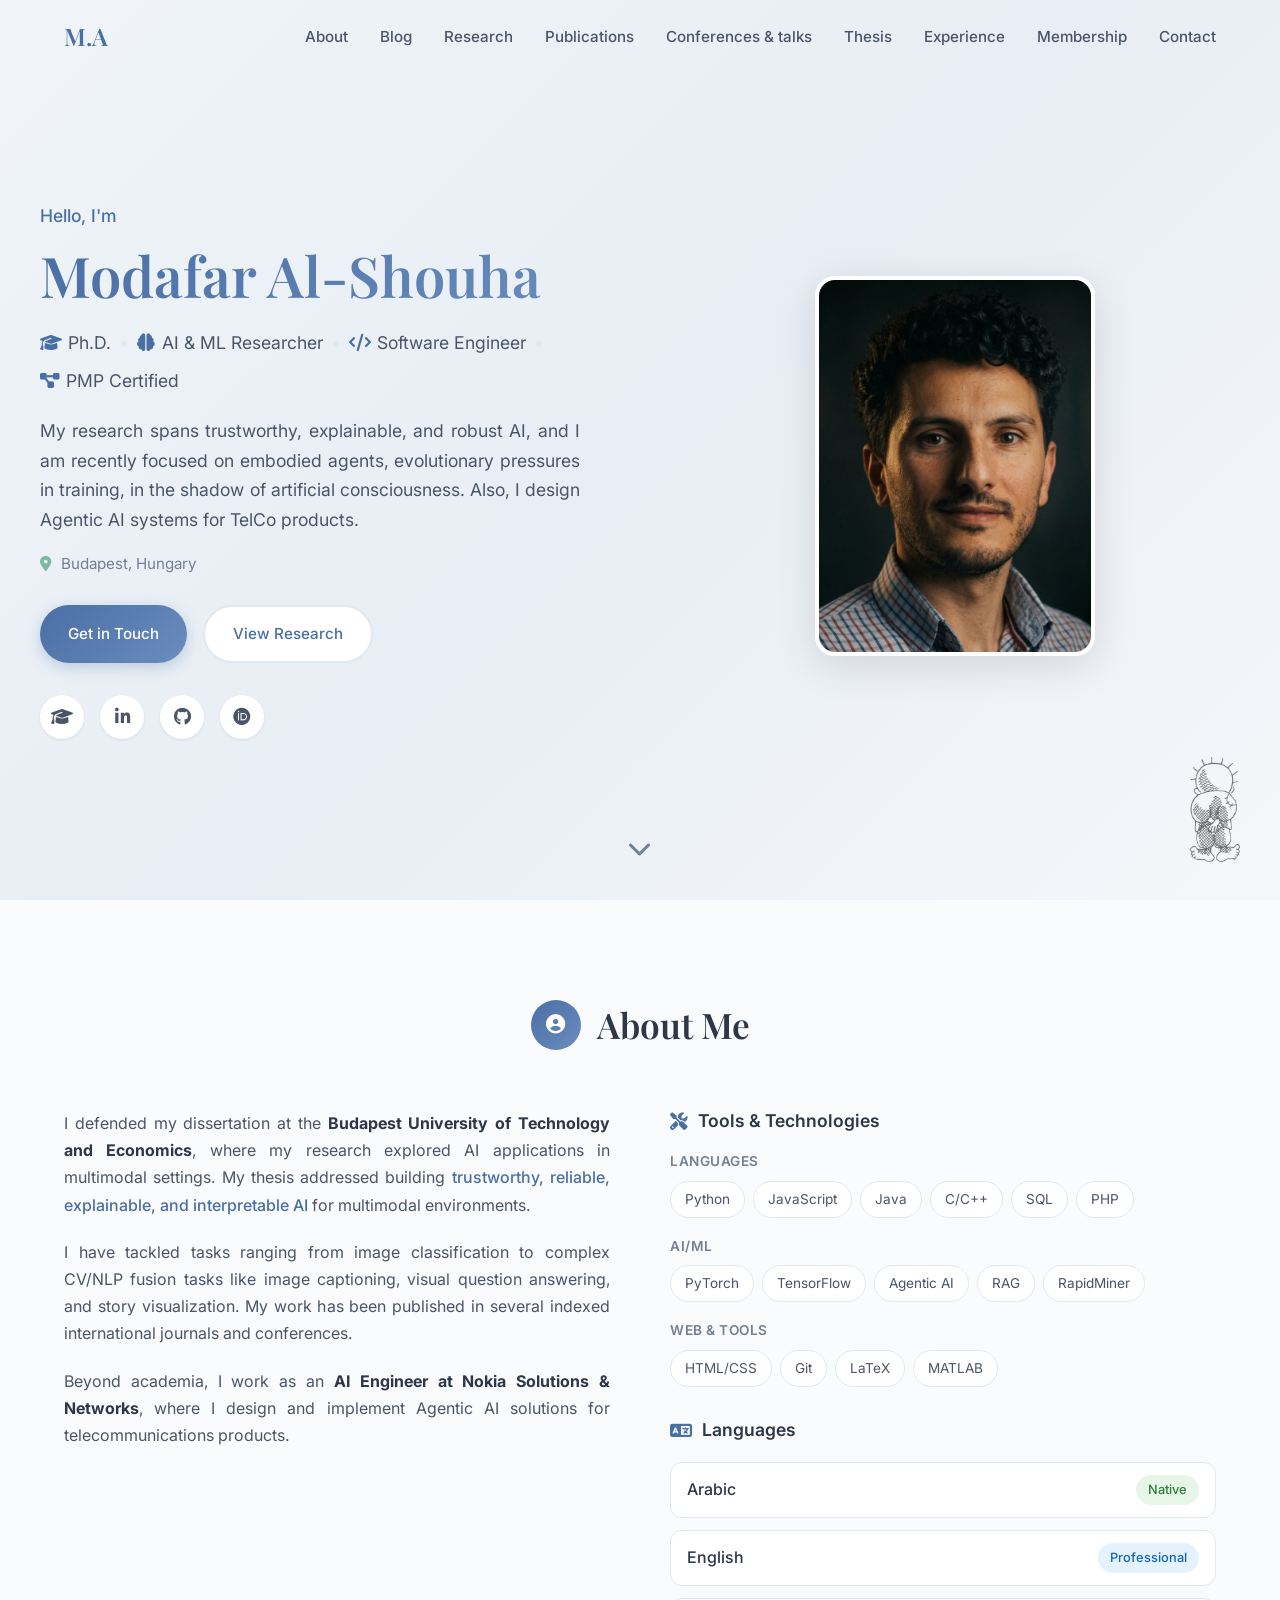
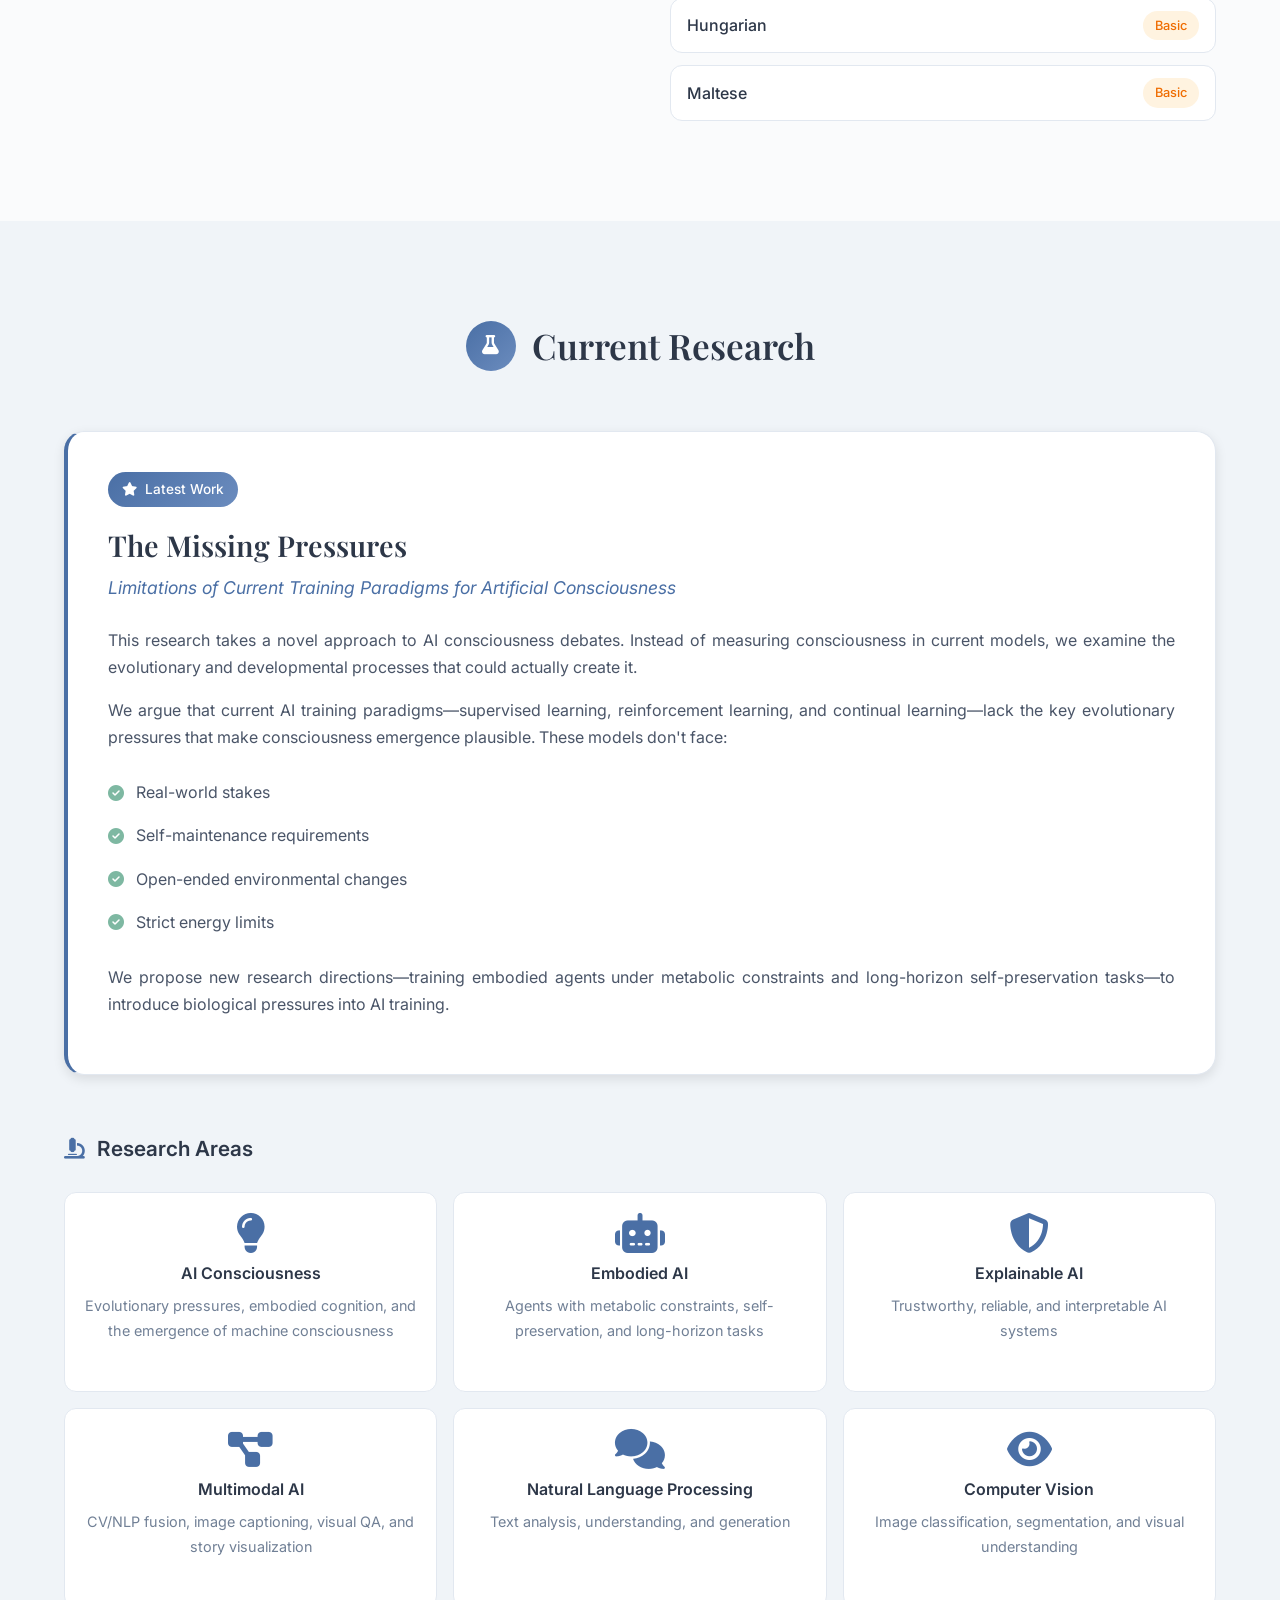
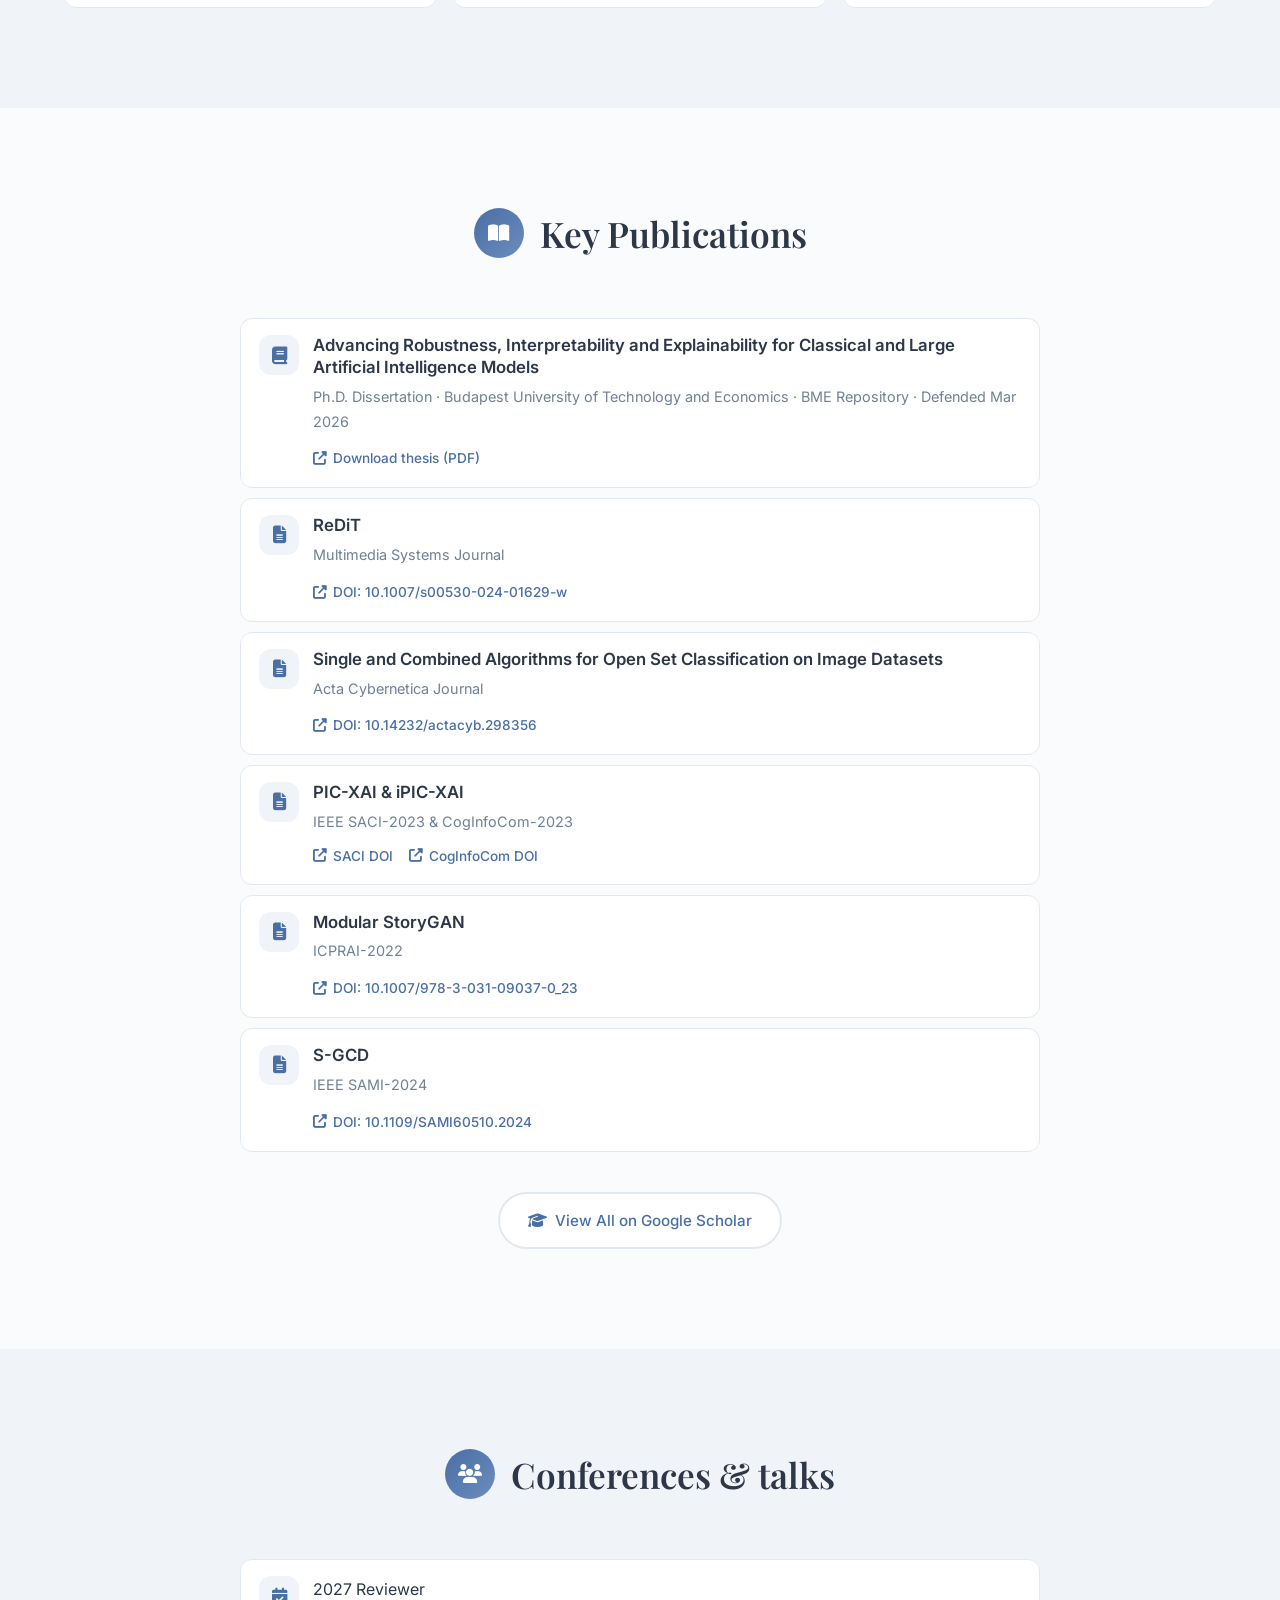
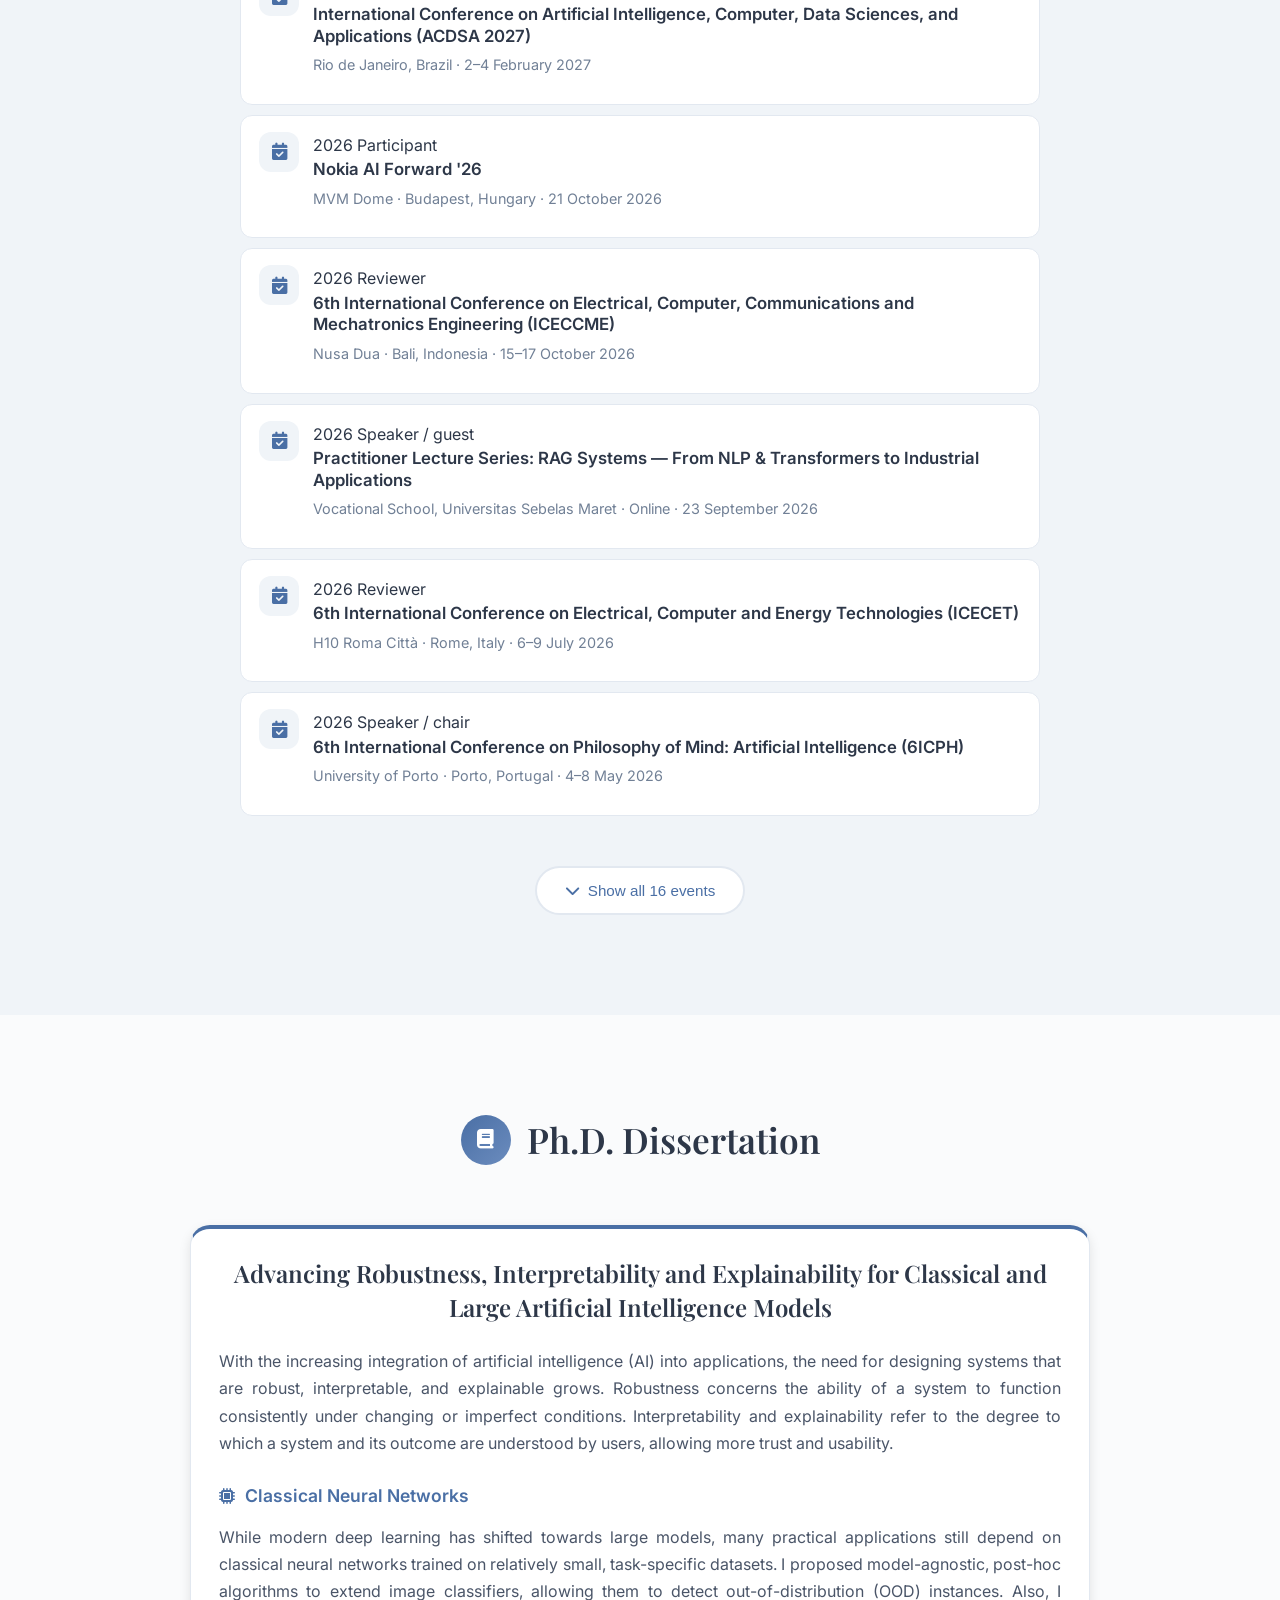
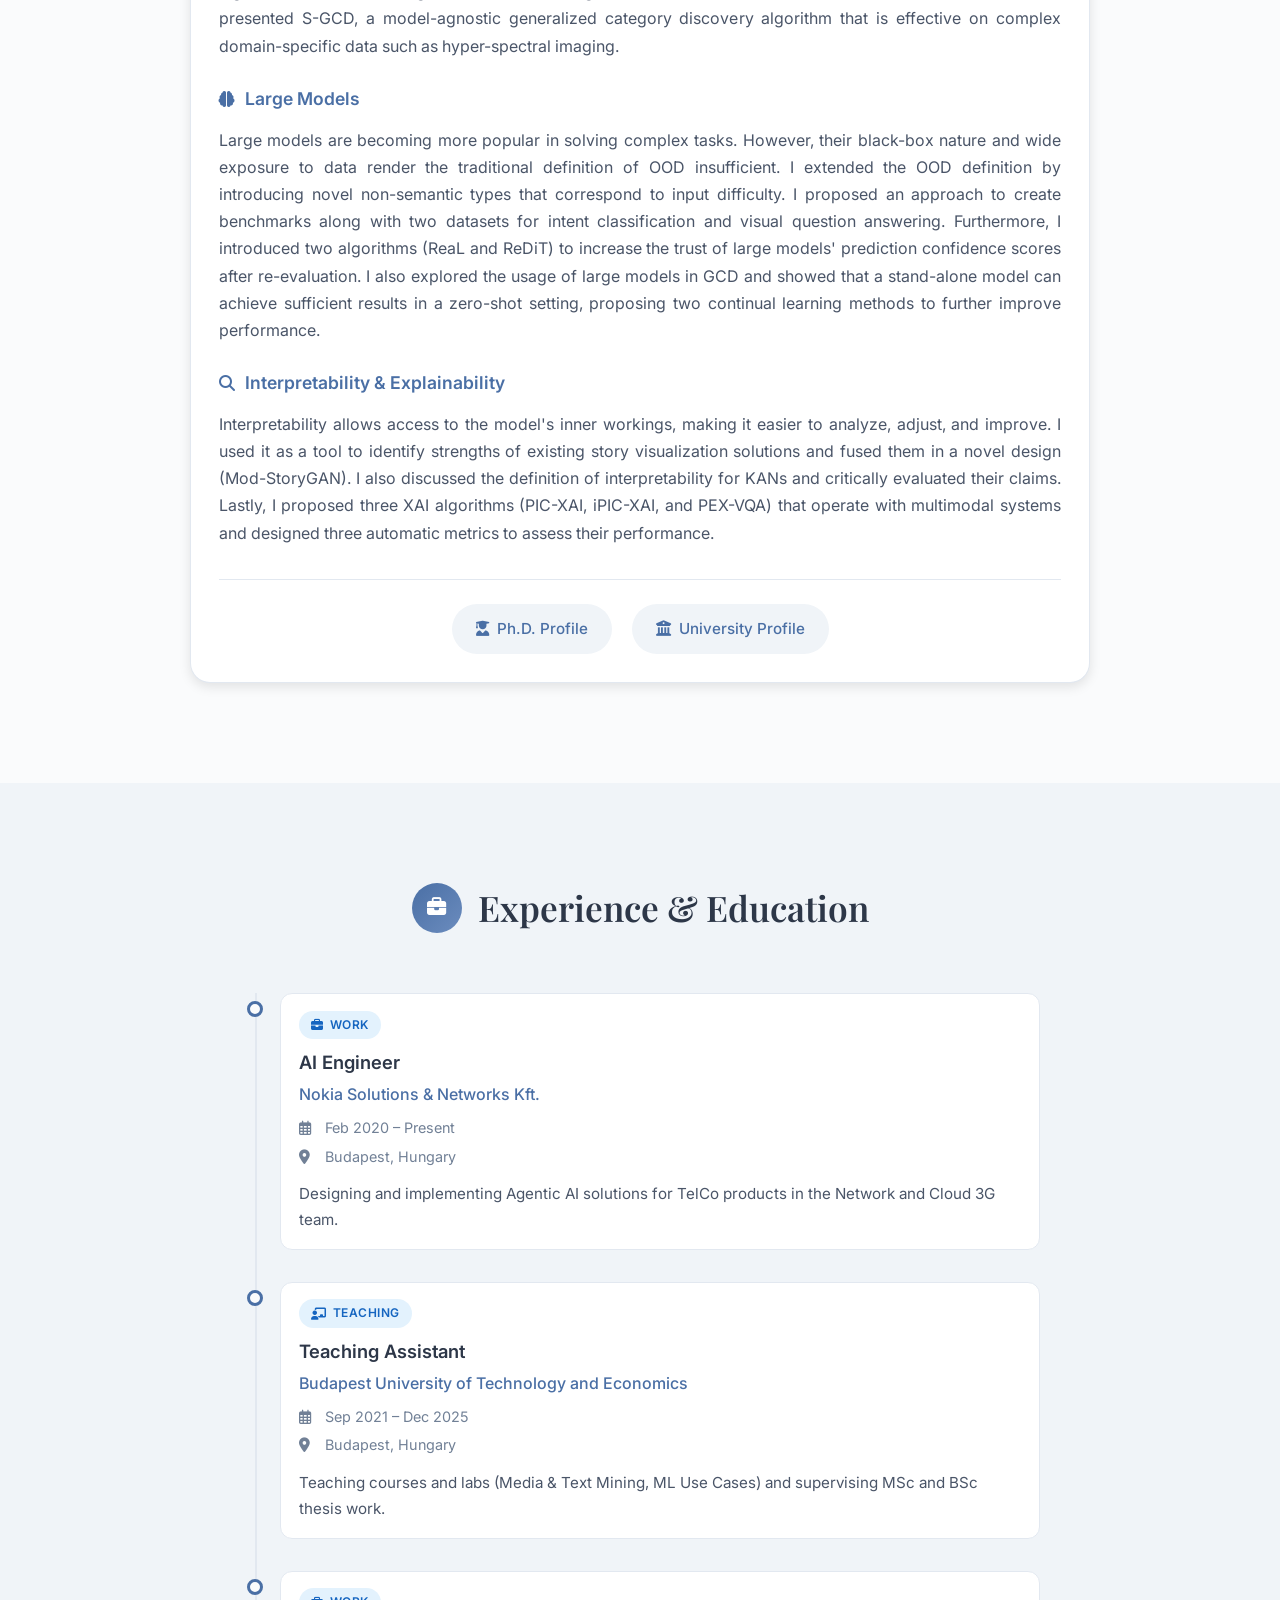
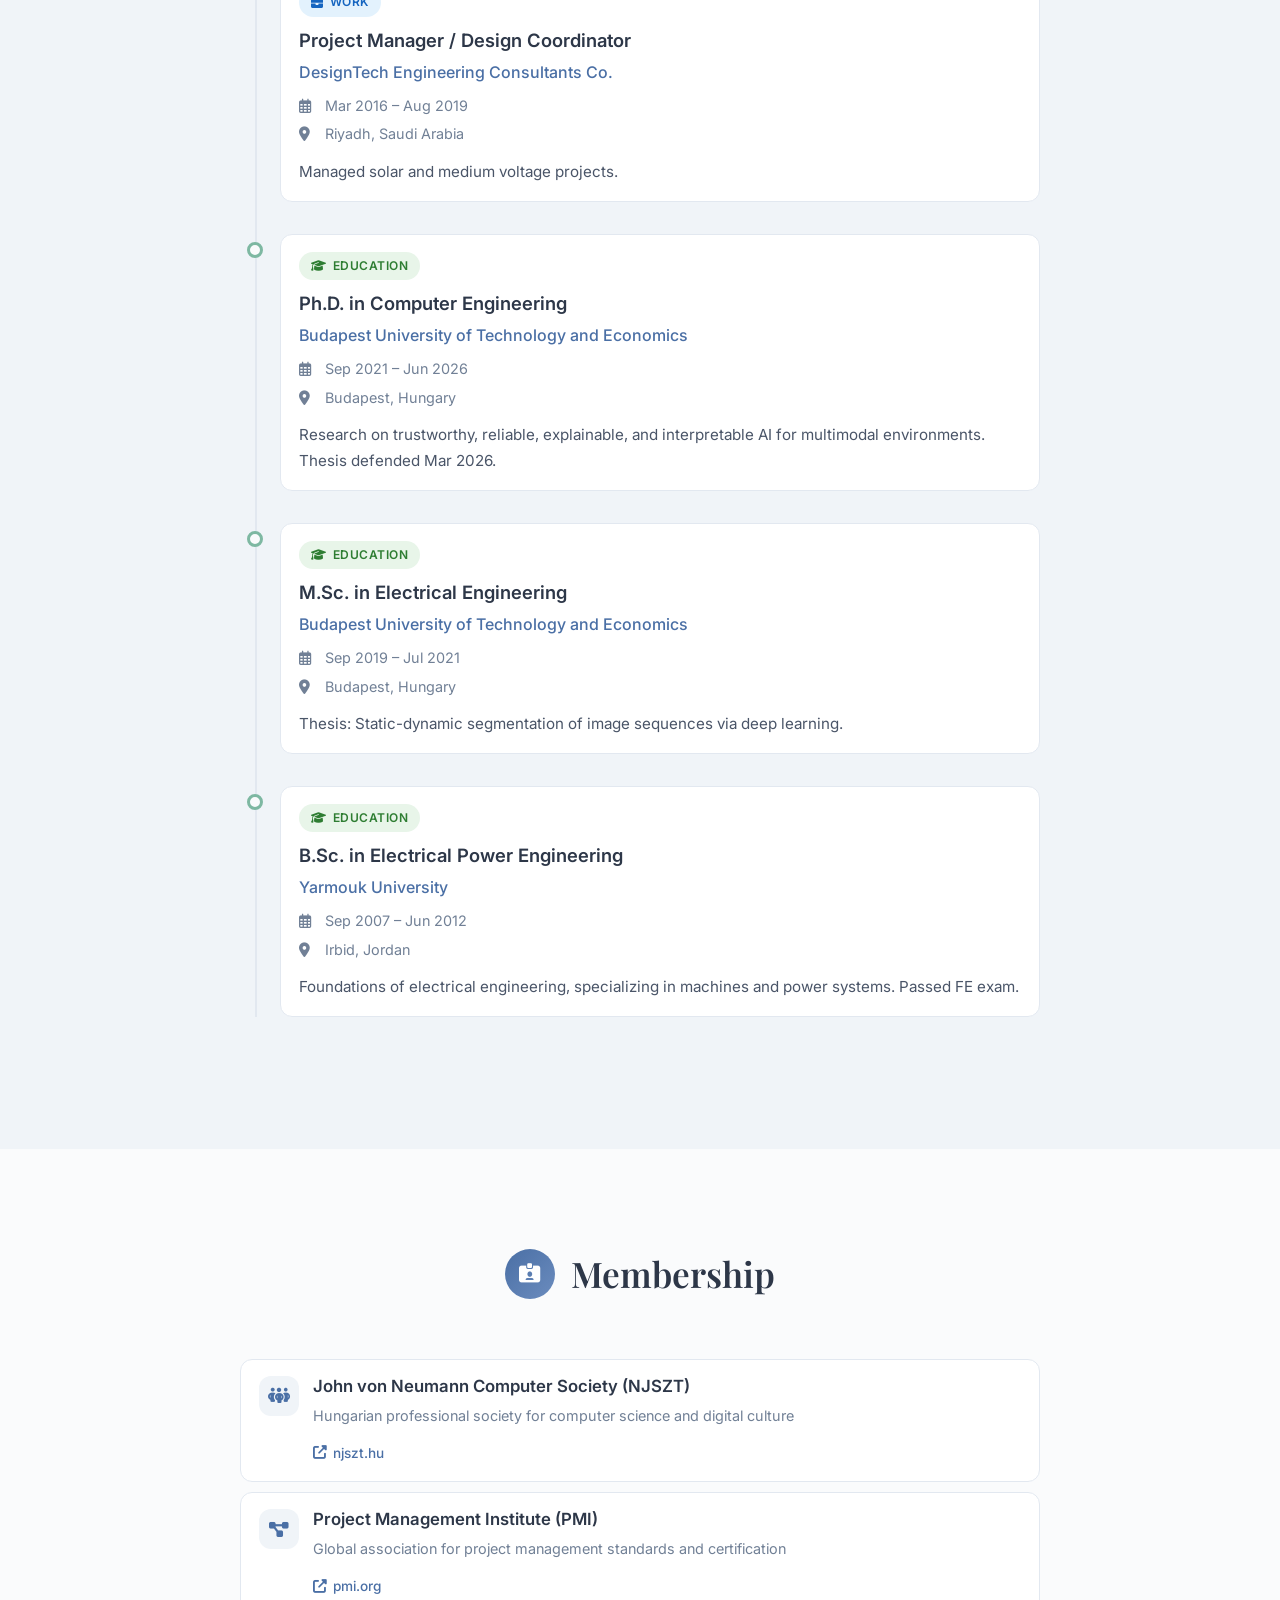
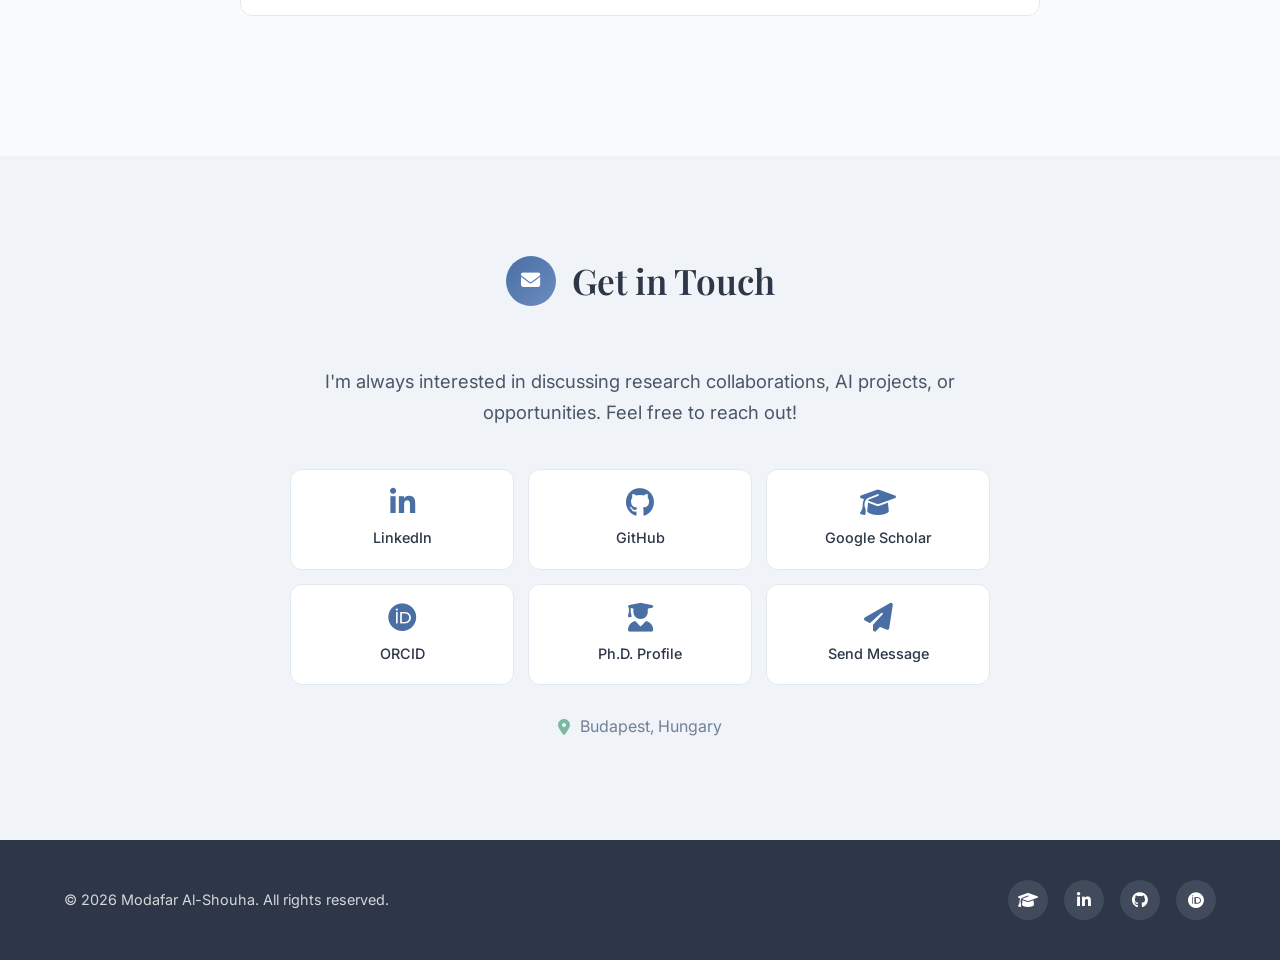
<file: index.html>
<!DOCTYPE html>
<html lang="en">
<head>
    <meta charset="UTF-8">
    <meta name="viewport" content="width=device-width, initial-scale=1.0">
    <title>Modafar Al-Shouha | Ph.D. · AI & ML</title>
    <meta name="description" content="Modafar Al-Shouha — Ph.D. · AI & ML researcher (thesis defended), Computer Engineering. Agentic AI at Nokia; trustworthy and explainable AI, embodied agents, artificial consciousness. Budapest.">
    <link rel="canonical" href="https://modafarshouha.github.io/">
    <meta property="og:type" content="website">
    <meta property="og:title" content="Modafar Al-Shouha | Ph.D. · AI & ML">
    <meta property="og:description" content="Ph.D. · AI & ML researcher (thesis defended), Computer Engineering. Agentic AI at Nokia; trustworthy AI, embodied agents, artificial consciousness. Budapest.">
    <meta property="og:url" content="https://modafarshouha.github.io/">
    <meta property="og:image" content="https://modafarshouha.github.io/assets/images/personal_photo.png">
    <meta property="og:image:alt" content="Modafar Al-Shouha">
    <meta property="og:locale" content="en_US">
    <meta name="twitter:card" content="summary_large_image">
    <meta name="twitter:title" content="Modafar Al-Shouha | Ph.D. · AI & ML">
    <meta name="twitter:description" content="Ph.D. · AI & ML researcher (thesis defended), Computer Engineering. Agentic AI at Nokia; trustworthy AI, embodied agents, artificial consciousness. Budapest.">
    <meta name="twitter:image" content="https://modafarshouha.github.io/assets/images/personal_photo.png">
    <link rel="stylesheet" href="css/styles.css">
    <link rel="stylesheet" href="https://cdnjs.cloudflare.com/ajax/libs/font-awesome/6.5.1/css/all.min.css">
    <link href="https://fonts.googleapis.com/css2?family=Inter:wght@300;400;500;600;700&family=Playfair+Display:wght@400;500;600&display=swap" rel="stylesheet">
</head>
<body>
    <!-- Navigation -->
    <nav class="navbar">
        <div class="nav-container">
            <a href="#home" class="nav-logo">M.A</a>
            <ul class="nav-menu">
                <li><a href="#about">About</a></li>
                <li><a href="https://modafarshouha.github.io/sloth-blog" target="_blank">Blog</a></li>
                <li><a href="#research">Research</a></li>
                <li><a href="#publications">Publications</a></li>
                <li><a href="#conferences">Conferences &amp; talks</a></li>
                <li><a href="#thesis">Thesis</a></li>
                <li><a href="#experience">Experience</a></li>
                <li><a href="#membership">Membership</a></li>
                <li><a href="#contact">Contact</a></li>
            </ul>
            <button class="nav-toggle" aria-label="Toggle menu">
                <i class="fas fa-bars"></i>
            </button>
        </div>
    </nav>

    <!-- Hero Section -->
    <section id="home" class="hero">
        <div class="hero-content">
            <div class="hero-text">
                <p class="hero-greeting">Hello, I'm</p>
                <h1 class="hero-name">Modafar Al-Shouha</h1>
                <p class="hero-title">
                    <span class="hero-title-part">
                        <i class="fas fa-graduation-cap" aria-hidden="true"></i>
                        <span>Ph.D.</span>
                    </span>
                    <span class="separator" aria-hidden="true">•</span>
                    <span class="hero-title-part">
                        <i class="fas fa-brain" aria-hidden="true"></i>
                        <span>AI & ML Researcher</span>
                    </span>
                    <span class="separator" aria-hidden="true">•</span>
                    <span class="hero-title-part">
                        <i class="fas fa-code" aria-hidden="true"></i>
                        <span>Software Engineer</span>
                    </span>
                    <span class="separator" aria-hidden="true">•</span>
                    <span class="hero-title-part">
                        <i class="fas fa-project-diagram" aria-hidden="true"></i>
                        <span>PMP Certified</span>
                    </span>
                </p>
                <p class="hero-description">
                    My research spans trustworthy, explainable, and robust AI, and I am recently focused on embodied agents, 
                    evolutionary pressures in training, in the shadow of artificial consciousness. Also, I design Agentic AI systems 
                    for TelCo products.
                </p>
                <div class="hero-location">
                    <i class="fas fa-map-marker-alt"></i> Budapest, Hungary
                </div>
                <div class="hero-buttons">
                    <a href="#contact" class="btn btn-primary">Get in Touch</a>
                    <a href="#research" class="btn btn-secondary">View Research</a>
                </div>
                <div class="hero-social">
                    <a href="https://scholar.google.com/citations?user=A75rwHIAAAAJ&hl=de&oi=ao" target="_blank" title="Google Scholar">
                        <i class="fas fa-graduation-cap"></i>
                    </a>
                    <a href="https://www.linkedin.com/in/modafaralshouha/" target="_blank" title="LinkedIn">
                        <i class="fab fa-linkedin-in"></i>
                    </a>
                    <a href="https://github.com/modafarshouha" target="_blank" title="GitHub">
                        <i class="fab fa-github"></i>
                    </a>
                    <a href="https://orcid.org/0000-0003-2051-4036" target="_blank" title="ORCID">
                        <i class="fab fa-orcid"></i>
                    </a>
                </div>
            </div>
            <div class="hero-visual">
                <div class="avatar-container">
                    <img src="assets/images/personal_photo.png" alt="Modafar Al-Shouha" class="profile-photo">
                </div>
            </div>
        </div>
        <div class="scroll-indicator">
            <i class="fas fa-chevron-down"></i>
        </div>
    </section>

    <!-- About Section -->
    <section id="about" class="section about">
        <div class="container">
            <h2 class="section-title">
                <span class="title-icon"><i class="fas fa-user-circle"></i></span>
                About Me
            </h2>
            <div class="about-content">
                <div class="about-text">
                    <p>
                        I defended my dissertation at the <strong>Budapest University of Technology and Economics</strong>, 
                        where my research explored AI applications in multimodal settings. My thesis addressed building 
                        <em>trustworthy, reliable, explainable, and interpretable AI</em> for multimodal environments.
                    </p>
                    <p>
                        I have tackled tasks ranging from image classification to complex CV/NLP fusion tasks like 
                        image captioning, visual question answering, and story visualization. My work has been published 
                        in several indexed international journals and conferences.
                    </p>
                    <p>
                        Beyond academia, I work as an <strong>AI Engineer at Nokia Solutions & Networks</strong>, 
                        where I design and implement Agentic AI solutions for telecommunications products.
                    </p>
                </div>
                <div class="skills-container">
                    <h3><i class="fas fa-tools"></i> Tools & Technologies</h3>
                    <div class="skills-grid">
                        <div class="skill-category">
                            <h4>Languages</h4>
                            <div class="skill-tags">
                                <span class="skill-tag">Python</span>
                                <span class="skill-tag">JavaScript</span>
                                <span class="skill-tag">Java</span>
                                <span class="skill-tag">C/C++</span>
                                <span class="skill-tag">SQL</span>
                                <span class="skill-tag">PHP</span>
                            </div>
                        </div>
                        <div class="skill-category">
                            <h4>AI/ML</h4>
                            <div class="skill-tags">
                                <span class="skill-tag">PyTorch</span>
                                <span class="skill-tag">TensorFlow</span>
                                <span class="skill-tag">Agentic AI</span>
                                <span class="skill-tag">RAG</span>
                                <span class="skill-tag">RapidMiner</span>
                            </div>
                        </div>
                        <div class="skill-category">
                            <h4>Web & Tools</h4>
                            <div class="skill-tags">
                                <span class="skill-tag">HTML/CSS</span>
                                <span class="skill-tag">Git</span>
                                <span class="skill-tag">LaTeX</span>
                                <span class="skill-tag">MATLAB</span>
                            </div>
                        </div>
                    </div>
                    <h3><i class="fas fa-language"></i> Languages</h3>
                    <div class="languages-list">
                        <div class="language-item">
                            <span class="lang-name">Arabic</span>
                            <span class="lang-level native">Native</span>
                        </div>
                        <div class="language-item">
                            <span class="lang-name">English</span>
                            <span class="lang-level proficient">Professional</span>
                        </div>
                        <div class="language-item">
                            <span class="lang-name">Hungarian</span>
                            <span class="lang-level basic">Basic</span>
                        </div>
                        <div class="language-item">
                            <span class="lang-name">Maltese</span>
                            <span class="lang-level basic">Basic</span>
                        </div>
                    </div>
                </div>
            </div>
        </div>
    </section>

    <!-- Current Research Section -->
    <section id="research" class="section research">
        <div class="container">
            <h2 class="section-title">
                <span class="title-icon"><i class="fas fa-flask"></i></span>
                Current Research
            </h2>
            <div class="research-highlight">
                <div class="research-card featured">
                    <div class="research-badge">
                        <i class="fas fa-star"></i> Latest Work
                    </div>
                    <h3>The Missing Pressures</h3>
                    <p class="research-subtitle">Limitations of Current Training Paradigms for Artificial Consciousness</p>
                    <div class="research-description">
                        <p>
                            This research takes a novel approach to AI consciousness debates. Instead of measuring 
                            consciousness in current models, we examine the evolutionary and developmental processes 
                            that could actually create it.
                        </p>
                        <p>
                            We argue that current AI training paradigms—supervised learning, reinforcement learning, 
                            and continual learning—lack the key evolutionary pressures that make consciousness emergence 
                            plausible. These models don't face:
                        </p>
                        <ul class="research-points">
                            <li><i class="fas fa-check-circle"></i> Real-world stakes</li>
                            <li><i class="fas fa-check-circle"></i> Self-maintenance requirements</li>
                            <li><i class="fas fa-check-circle"></i> Open-ended environmental changes</li>
                            <li><i class="fas fa-check-circle"></i> Strict energy limits</li>
                        </ul>
                        <p>
                            We propose new research directions—training embodied agents under metabolic constraints 
                            and long-horizon self-preservation tasks—to introduce biological pressures into AI training.
                        </p>
                    </div>
                </div>
            </div>
            <div class="research-areas">
                <h3><i class="fas fa-microscope"></i> Research Areas</h3>
                <div class="areas-grid">
                    <div class="area-card">
                        <i class="fas fa-lightbulb"></i>
                        <h4>AI Consciousness</h4>
                        <p>Evolutionary pressures, embodied cognition, and the emergence of machine consciousness</p>
                    </div>
                    <div class="area-card">
                        <i class="fas fa-robot"></i>
                        <h4>Embodied AI</h4>
                        <p>Agents with metabolic constraints, self-preservation, and long-horizon tasks</p>
                    </div>
                    <div class="area-card">
                        <i class="fas fa-shield-alt"></i>
                        <h4>Explainable AI</h4>
                        <p>Trustworthy, reliable, and interpretable AI systems</p>
                    </div>
                    <div class="area-card">
                        <i class="fas fa-project-diagram"></i>
                        <h4>Multimodal AI</h4>
                        <p>CV/NLP fusion, image captioning, visual QA, and story visualization</p>
                    </div>
                    <div class="area-card">
                        <i class="fas fa-comments"></i>
                        <h4>Natural Language Processing</h4>
                        <p>Text analysis, understanding, and generation</p>
                    </div>
                    <div class="area-card">
                        <i class="fas fa-eye"></i>
                        <h4>Computer Vision</h4>
                        <p>Image classification, segmentation, and visual understanding</p>
                    </div>
                </div>
            </div>
        </div>
    </section>

    <!-- Publications Section -->
    <section id="publications" class="section publications">
        <div class="container">
            <h2 class="section-title">
                <span class="title-icon"><i class="fas fa-book-open"></i></span>
                Key Publications
            </h2>
            <div class="publications-list">
                <div class="publication-item">
                    <div class="pub-icon"><i class="fas fa-book"></i></div>
                    <div class="pub-content">
                        <h4>Advancing Robustness, Interpretability and Explainability for Classical and Large Artificial Intelligence Models</h4>
                        <p class="pub-venue">Ph.D. Dissertation · Budapest University of Technology and Economics · BME Repository · Defended Mar 2026</p>
                        <a href="https://repozitorium.omikk.bme.hu/bitstreams/0212c678-1c04-4853-829f-a8ea8c316455/download" target="_blank" rel="noopener noreferrer" class="pub-link">
                            <i class="fas fa-external-link-alt"></i> Download thesis (PDF)
                        </a>
                    </div>
                </div>
                <div class="publication-item">
                    <div class="pub-icon"><i class="fas fa-file-alt"></i></div>
                    <div class="pub-content">
                        <h4>ReDiT</h4>
                        <p class="pub-venue">Multimedia Systems Journal</p>
                        <a href="https://doi.org/10.1007/s00530-024-01629-w" target="_blank" class="pub-link">
                            <i class="fas fa-external-link-alt"></i> DOI: 10.1007/s00530-024-01629-w
                        </a>
                    </div>
                </div>
                <div class="publication-item">
                    <div class="pub-icon"><i class="fas fa-file-alt"></i></div>
                    <div class="pub-content">
                        <h4>Single and Combined Algorithms for Open Set Classification on Image Datasets</h4>
                        <p class="pub-venue">Acta Cybernetica Journal</p>
                        <a href="https://doi.org/10.14232/actacyb.298356" target="_blank" class="pub-link">
                            <i class="fas fa-external-link-alt"></i> DOI: 10.14232/actacyb.298356
                        </a>
                    </div>
                </div>
                <div class="publication-item">
                    <div class="pub-icon"><i class="fas fa-file-alt"></i></div>
                    <div class="pub-content">
                        <h4>PIC-XAI & iPIC-XAI</h4>
                        <p class="pub-venue">IEEE SACI-2023 & CogInfoCom-2023</p>
                        <div class="pub-links">
                            <a href="https://doi.org/10.1109/SACI58269.2023.10158563" target="_blank" class="pub-link">
                                <i class="fas fa-external-link-alt"></i> SACI DOI
                            </a>
                            <a href="https://doi.org/10.1109/CogInfoCom59411.2023.10397523" target="_blank" class="pub-link">
                                <i class="fas fa-external-link-alt"></i> CogInfoCom DOI
                            </a>
                        </div>
                    </div>
                </div>
                <div class="publication-item">
                    <div class="pub-icon"><i class="fas fa-file-alt"></i></div>
                    <div class="pub-content">
                        <h4>Modular StoryGAN</h4>
                        <p class="pub-venue">ICPRAI-2022</p>
                        <a href="https://doi.org/10.1007/978-3-031-09037-0_23" target="_blank" class="pub-link">
                            <i class="fas fa-external-link-alt"></i> DOI: 10.1007/978-3-031-09037-0_23
                        </a>
                    </div>
                </div>
                <div class="publication-item">
                    <div class="pub-icon"><i class="fas fa-file-alt"></i></div>
                    <div class="pub-content">
                        <h4>S-GCD</h4>
                        <p class="pub-venue">IEEE SAMI-2024</p>
                        <a href="https://doi.org/10.1109/SAMI60510.2024" target="_blank" class="pub-link">
                            <i class="fas fa-external-link-alt"></i> DOI: 10.1109/SAMI60510.2024
                        </a>
                    </div>
                </div>
            </div>
            <div class="publications-cta">
                <a href="https://scholar.google.com/citations?user=A75rwHIAAAAJ&hl=de&oi=ao" target="_blank" class="btn btn-secondary">
                    <i class="fas fa-graduation-cap"></i> View All on Google Scholar
                </a>
            </div>
        </div>
    </section>

    <!-- Conferences & talks Section -->
    <section id="conferences" class="section conferences">
        <div class="container">
            <h2 class="section-title">
                <span class="title-icon"><i class="fas fa-users"></i></span>
                Conferences &amp; talks
            </h2>
            <div class="publications-list conferences-list">
                <div class="publication-item conference-item">
                    <div class="pub-icon"><i class="fas fa-calendar-check"></i></div>
                    <div class="pub-content">
                        <div class="conference-meta">
                            <span class="conf-year">2027</span>
                            <span class="conf-role reviewer">Reviewer</span>
                        </div>
                        <h4><a href="https://www.acdsa.org/" target="_blank" rel="noopener noreferrer">International Conference on Artificial Intelligence, Computer, Data Sciences, and Applications (ACDSA 2027)</a></h4>
                        <p class="pub-venue">Rio de Janeiro, Brazil · 2–4 February 2027</p>
                    </div>
                </div>
                <div class="publication-item conference-item">
                    <div class="pub-icon"><i class="fas fa-calendar-check"></i></div>
                    <div class="pub-content">
                        <div class="conference-meta">
                            <span class="conf-year">2026</span>
                            <span class="conf-role participant">Participant</span>
                        </div>
                        <h4><a href="https://techforward.hu/" target="_blank" rel="noopener noreferrer">Nokia AI Forward '26</a></h4>
                        <p class="pub-venue">MVM Dome · Budapest, Hungary · 21 October 2026</p>
                    </div>
                </div>
                <div class="publication-item conference-item">
                    <div class="pub-icon"><i class="fas fa-calendar-check"></i></div>
                    <div class="pub-content">
                        <div class="conference-meta">
                            <span class="conf-year">2026</span>
                            <span class="conf-role reviewer">Reviewer</span>
                        </div>
                        <h4><a href="https://www.iceccme.com/" target="_blank" rel="noopener noreferrer">6th International Conference on Electrical, Computer, Communications and Mechatronics Engineering (ICECCME)</a></h4>
                        <p class="pub-venue">Nusa Dua · Bali, Indonesia · 15–17 October 2026</p>
                    </div>
                </div>
                <div class="publication-item conference-item">
                    <div class="pub-icon"><i class="fas fa-calendar-check"></i></div>
                    <div class="pub-content">
                        <div class="conference-meta">
                            <span class="conf-year">2026</span>
                            <span class="conf-role">Speaker / guest</span>
                        </div>
                        <h4><a href="https://tifpsdku.vokasi.uns.ac.id/" target="_blank" rel="noopener noreferrer">Practitioner Lecture Series: RAG Systems — From NLP &amp; Transformers to Industrial Applications</a></h4>
                        <p class="pub-venue">Vocational School, Universitas Sebelas Maret · Online · 23 September 2026</p>
                    </div>
                </div>
                <div class="publication-item conference-item">
                    <div class="pub-icon"><i class="fas fa-calendar-check"></i></div>
                    <div class="pub-content">
                        <div class="conference-meta">
                            <span class="conf-year">2026</span>
                            <span class="conf-role reviewer">Reviewer</span>
                        </div>
                        <h4><a href="https://www.icecet.com/home" target="_blank" rel="noopener noreferrer">6th International Conference on Electrical, Computer and Energy Technologies (ICECET)</a></h4>
                        <p class="pub-venue">H10 Roma Città · Rome, Italy · 6–9 July 2026</p>
                    </div>
                </div>
                <div class="publication-item conference-item">
                    <div class="pub-icon"><i class="fas fa-calendar-check"></i></div>
                    <div class="pub-content">
                        <div class="conference-meta">
                            <span class="conf-year">2026</span>
                            <span class="conf-role">Speaker / chair</span>
                        </div>
                        <h4><a href="https://ifilosofia.up.pt/activities/6-international-conference-philosophy-mind" target="_blank" rel="noopener noreferrer">6th International Conference on Philosophy of Mind: Artificial Intelligence (6ICPH)</a></h4>
                        <p class="pub-venue">University of Porto · Porto, Portugal · 4–8 May 2026</p>
                    </div>
                </div>
                <div class="publication-item conference-item">
                    <div class="pub-icon"><i class="fas fa-calendar-check"></i></div>
                    <div class="pub-content">
                        <div class="conference-meta">
                            <span class="conf-year">2026</span>
                            <span class="conf-role participant">Participant</span>
                        </div>
                        <h4><a href="https://aisummit.uni-obuda.hu/" target="_blank" rel="noopener noreferrer">IEEE Central European AI Summit 2026 (AI Summit)</a></h4>
                        <p class="pub-venue">Kimpton BEM · Budapest, Hungary · 19–21 March 2026</p>
                    </div>
                </div>
                <div class="publication-item conference-item">
                    <div class="pub-icon"><i class="fas fa-calendar-check"></i></div>
                    <div class="pub-content">
                        <div class="conference-meta">
                            <span class="conf-year">2025</span>
                            <span class="conf-role">Speaker / author</span>
                        </div>
                        <h4><a href="http://www.ines-conf.org/ines-conf/2025index.html" target="_blank" rel="noopener noreferrer">IEEE 29th International Conference on Intelligent Engineering Systems (INES)</a></h4>
                        <p class="pub-venue">Saracen Sands Hotel · Palermo, Italy · 11–13 June 2025</p>
                    </div>
                </div>
                <div class="publication-item conference-item">
                    <div class="pub-icon"><i class="fas fa-calendar-check"></i></div>
                    <div class="pub-content">
                        <div class="conference-meta">
                            <span class="conf-year">2025</span>
                            <span class="conf-role participant">Participant</span>
                        </div>
                        <h4><a href="https://craft-conf.com/2025" target="_blank" rel="noopener noreferrer">CRAFT Conference 2025</a></h4>
                        <p class="pub-venue">Hungarian Railway Museum · Budapest, Hungary · 29–30 May 2025</p>
                    </div>
                </div>
                <div class="publication-item conference-item">
                    <div class="pub-icon"><i class="fas fa-calendar-check"></i></div>
                    <div class="pub-content">
                        <div class="conference-meta">
                            <span class="conf-year">2024</span>
                            <span class="conf-role">Speaker / author</span>
                        </div>
                        <h4><a href="https://www.faiema.org/2024" target="_blank" rel="noopener noreferrer">2nd International Conference on Frontiers of Artificial Intelligence, Ethics, and Multidisciplinary Applications (FAIEMA)</a></h4>
                        <p class="pub-venue">National and Kapodistrian University of Athens · Athens, Greece · 1–2 October 2024</p>
                    </div>
                </div>
                <div class="publication-item conference-item">
                    <div class="pub-icon"><i class="fas fa-calendar-check"></i></div>
                    <div class="pub-content">
                        <div class="conference-meta">
                            <span class="conf-year">2024</span>
                            <span class="conf-role">Speaker / author</span>
                        </div>
                        <h4><a href="https://ispr2024.sciencesconf.org/?lang=en" target="_blank" rel="noopener noreferrer">4th International Conference on Intelligent Systems and Pattern Recognition (ISPR)</a></h4>
                        <p class="pub-venue">Ramada Hotel · Istanbul, Turkey · 26–28 June 2024</p>
                    </div>
                </div>
                <div class="publication-item conference-item">
                    <div class="pub-icon"><i class="fas fa-calendar-check"></i></div>
                    <div class="pub-content">
                        <div class="conference-meta">
                            <span class="conf-year">2024</span>
                            <span class="conf-role">Speaker / author</span>
                        </div>
                        <h4><a href="https://conf.uni-obuda.hu/sami2024/" target="_blank" rel="noopener noreferrer">IEEE 22nd World Symposium on Applied Machine Intelligence and Informatics (SAMI)</a></h4>
                        <p class="pub-venue">Kontakt Wellness Hotel · Stará Lesná, Slovakia · 25–27 January 2024</p>
                    </div>
                </div>
                <div class="publication-item conference-item">
                    <div class="pub-icon"><i class="fas fa-calendar-check"></i></div>
                    <div class="pub-content">
                        <div class="conference-meta">
                            <span class="conf-year">2023</span>
                            <span class="conf-role">Speaker / author</span>
                        </div>
                        <h4><a href="https://scitope.com/coginfocom23/" target="_blank" rel="noopener noreferrer">IEEE 14th International Conference on Cognitive Infocommunications (CogInfoCom)</a></h4>
                        <p class="pub-venue">Corvinus University of Budapest · Budapest, Hungary · 22–23 September 2023</p>
                    </div>
                </div>
                <div class="publication-item conference-item">
                    <div class="pub-icon"><i class="fas fa-calendar-check"></i></div>
                    <div class="pub-content">
                        <div class="conference-meta">
                            <span class="conf-year">2023</span>
                            <span class="conf-role">Speaker / author</span>
                        </div>
                        <h4><a href="https://conf.uni-obuda.hu/saci2023/index.html" target="_blank" rel="noopener noreferrer">IEEE 17th International Symposium on Applied Computational Intelligence and Informatics (SACI)</a></h4>
                        <p class="pub-venue">Politehnica University of Timisoara · Timisoara, Romania · 23–26 May 2023</p>
                    </div>
                </div>
                <div class="publication-item conference-item">
                    <div class="pub-icon"><i class="fas fa-calendar-check"></i></div>
                    <div class="pub-content">
                        <div class="conference-meta">
                            <span class="conf-year">2022</span>
                            <span class="conf-role">Speaker / author</span>
                        </div>
                        <h4><a href="https://www.inf.u-szeged.hu/~cscs/cscs2022/thirdann.php" target="_blank" rel="noopener noreferrer">13th Conference of PhD Students in Computer Science (CSCS)</a></h4>
                        <p class="pub-venue">University of Szeged · Szeged, Hungary · 29 June – 1 July 2022</p>
                    </div>
                </div>
                <div class="publication-item conference-item">
                    <div class="pub-icon"><i class="fas fa-calendar-check"></i></div>
                    <div class="pub-content">
                        <div class="conference-meta">
                            <span class="conf-year">2022</span>
                            <span class="conf-role">Author</span>
                        </div>
                        <h4><a href="https://icprai2022.sciencesconf.org/" target="_blank" rel="noopener noreferrer">3rd International Conference on Pattern Recognition and Artificial Intelligence (ICPRAI)</a></h4>
                        <p class="pub-venue">Université Paris Cité · Paris, France · 1–3 June 2022</p>
                    </div>
                </div>
            </div>
            <div class="conferences-cta">
                <button id="conf-toggle" class="btn btn-secondary" onclick="toggleConferences()" style="display:none">
                    <i class="fas fa-chevron-down"></i> Show all events
                </button>
            </div>
            <noscript>
                <style>.conf-hidden { max-height: none !important; overflow: visible !important; opacity: 1 !important; margin-bottom: 10px !important; padding: 16px 18px !important; border: 1px solid var(--border-color) !important; transform: none !important; }</style>
            </noscript>
        </div>
    </section>

    <!-- PhD Thesis Section -->
    <section id="thesis" class="section thesis">
        <div class="container">
            <h2 class="section-title">
                <span class="title-icon"><i class="fas fa-book"></i></span>
                Ph.D. Dissertation
            </h2>
            <div class="thesis-content">
                <div class="thesis-card">
                    <h3>Advancing Robustness, Interpretability and Explainability for Classical and Large Artificial Intelligence Models</h3>
                    <div class="thesis-abstract">
                        <p>
                            With the increasing integration of artificial intelligence (AI) into applications, the need for designing systems that are robust, interpretable, and explainable grows. Robustness concerns the ability of a system to function consistently under changing or imperfect conditions. Interpretability and explainability refer to the degree to which a system and its outcome are understood by users, allowing more trust and usability.
                        </p>
                        
                        <h4><i class="fas fa-microchip"></i> Classical Neural Networks</h4>
                        <p>
                            While modern deep learning has shifted towards large models, many practical applications still depend on classical neural networks trained on relatively small, task-specific datasets. I proposed model-agnostic, post-hoc algorithms to extend image classifiers, allowing them to detect out-of-distribution (OOD) instances. Also, I presented S-GCD, a model-agnostic generalized category discovery algorithm that is effective on complex domain-specific data such as hyper-spectral imaging.
                        </p>
                        
                        <h4><i class="fas fa-brain"></i> Large Models</h4>
                        <p>
                            Large models are becoming more popular in solving complex tasks. However, their black-box nature and wide exposure to data render the traditional definition of OOD insufficient. I extended the OOD definition by introducing novel non-semantic types that correspond to input difficulty. I proposed an approach to create benchmarks along with two datasets for intent classification and visual question answering. Furthermore, I introduced two algorithms (ReaL and ReDiT) to increase the trust of large models' prediction confidence scores after re-evaluation. I also explored the usage of large models in GCD and showed that a stand-alone model can achieve sufficient results in a zero-shot setting, proposing two continual learning methods to further improve performance.
                        </p>
                        
                        <h4><i class="fas fa-search"></i> Interpretability & Explainability</h4>
                        <p>
                            Interpretability allows access to the model's inner workings, making it easier to analyze, adjust, and improve. I used it as a tool to identify strengths of existing story visualization solutions and fused them in a novel design (Mod-StoryGAN). I also discussed the definition of interpretability for KANs and critically evaluated their claims. Lastly, I proposed three XAI algorithms (PIC-XAI, iPIC-XAI, and PEX-VQA) that operate with multimodal systems and designed three automatic metrics to assess their performance.
                        </p>
                    </div>
                    <div class="thesis-links">
                        <a href="https://doktori.hu/doktori-kepzes/szemelyek/41050/" target="_blank" class="thesis-link">
                            <i class="fas fa-user-graduate"></i> Ph.D. Profile
                        </a>
                        <a href="https://www.tmit.bme.hu/node/3274?language=en" target="_blank" class="thesis-link">
                            <i class="fas fa-university"></i> University Profile
                        </a>
                    </div>
                </div>
            </div>
        </div>
    </section>

    <!-- Experience Section -->
    <section id="experience" class="section experience">
        <div class="container">
            <h2 class="section-title">
                <span class="title-icon"><i class="fas fa-briefcase"></i></span>
                Experience & Education
            </h2>
            <div class="timeline-container">
                <div class="timeline">
                    <!-- Experience -->
                    <div class="timeline-item">
                        <div class="timeline-marker work"></div>
                        <div class="timeline-content">
                            <span class="timeline-badge work"><i class="fas fa-briefcase"></i> Work</span>
                            <h4>AI Engineer</h4>
                            <p class="timeline-company">Nokia Solutions & Networks Kft.</p>
                            <p class="timeline-period"><i class="far fa-calendar-alt"></i> Feb 2020 – Present</p>
                            <p class="timeline-location"><i class="fas fa-map-marker-alt"></i> Budapest, Hungary</p>
                            <p class="timeline-desc">Designing and implementing Agentic AI solutions for TelCo products in the Network and Cloud 3G team.</p>
                        </div>
                    </div>
                    <div class="timeline-item">
                        <div class="timeline-marker work"></div>
                        <div class="timeline-content">
                            <span class="timeline-badge work"><i class="fas fa-chalkboard-teacher"></i> Teaching</span>
                            <h4>Teaching Assistant</h4>
                            <p class="timeline-company">Budapest University of Technology and Economics</p>
                            <p class="timeline-period"><i class="far fa-calendar-alt"></i> Sep 2021 – Dec 2025</p>
                            <p class="timeline-location"><i class="fas fa-map-marker-alt"></i> Budapest, Hungary</p>
                            <p class="timeline-desc">Teaching courses and labs (Media & Text Mining, ML Use Cases) and supervising MSc and BSc thesis work.</p>
                        </div>
                    </div>
                    <div class="timeline-item">
                        <div class="timeline-marker work"></div>
                        <div class="timeline-content">
                            <span class="timeline-badge work"><i class="fas fa-briefcase"></i> Work</span>
                            <h4>Project Manager / Design Coordinator</h4>
                            <p class="timeline-company">DesignTech Engineering Consultants Co.</p>
                            <p class="timeline-period"><i class="far fa-calendar-alt"></i> Mar 2016 – Aug 2019</p>
                            <p class="timeline-location"><i class="fas fa-map-marker-alt"></i> Riyadh, Saudi Arabia</p>
                            <p class="timeline-desc">Managed solar and medium voltage projects.</p>
                        </div>
                    </div>
                    <!-- Education -->
                    <div class="timeline-item">
                        <div class="timeline-marker education"></div>
                        <div class="timeline-content">
                            <span class="timeline-badge education"><i class="fas fa-graduation-cap"></i> Education</span>
                            <h4>Ph.D. in Computer Engineering</h4>
                            <p class="timeline-company">Budapest University of Technology and Economics</p>
                            <p class="timeline-period"><i class="far fa-calendar-alt"></i> Sep 2021 – Jun 2026</p>
                            <p class="timeline-location"><i class="fas fa-map-marker-alt"></i> Budapest, Hungary</p>
                            <p class="timeline-desc">Research on trustworthy, reliable, explainable, and interpretable AI for multimodal environments. Thesis defended Mar 2026.</p>
                        </div>
                    </div>
                    <div class="timeline-item">
                        <div class="timeline-marker education"></div>
                        <div class="timeline-content">
                            <span class="timeline-badge education"><i class="fas fa-graduation-cap"></i> Education</span>
                            <h4>M.Sc. in Electrical Engineering</h4>
                            <p class="timeline-company">Budapest University of Technology and Economics</p>
                            <p class="timeline-period"><i class="far fa-calendar-alt"></i> Sep 2019 – Jul 2021</p>
                            <p class="timeline-location"><i class="fas fa-map-marker-alt"></i> Budapest, Hungary</p>
                            <p class="timeline-desc">Thesis: Static-dynamic segmentation of image sequences via deep learning.</p>
                        </div>
                    </div>
                    <div class="timeline-item">
                        <div class="timeline-marker education"></div>
                        <div class="timeline-content">
                            <span class="timeline-badge education"><i class="fas fa-graduation-cap"></i> Education</span>
                            <h4>B.Sc. in Electrical Power Engineering</h4>
                            <p class="timeline-company">Yarmouk University</p>
                            <p class="timeline-period"><i class="far fa-calendar-alt"></i> Sep 2007 – Jun 2012</p>
                            <p class="timeline-location"><i class="fas fa-map-marker-alt"></i> Irbid, Jordan</p>
                            <p class="timeline-desc">Foundations of electrical engineering, specializing in machines and power systems. Passed FE exam.</p>
                        </div>
                    </div>
                </div>
            </div>
        </div>
    </section>

    <!-- Membership Section -->
    <section id="membership" class="section membership">
        <div class="container">
            <h2 class="section-title">
                <span class="title-icon"><i class="fas fa-id-card-clip"></i></span>
                Membership
            </h2>
            <div class="publications-list memberships-list">
                <div class="publication-item membership-item">
                    <div class="pub-icon"><i class="fas fa-people-group"></i></div>
                    <div class="pub-content">
                        <h4>John von Neumann Computer Society (NJSZT)</h4>
                        <p class="pub-venue">Hungarian professional society for computer science and digital culture</p>
                        <a href="https://njszt.hu/en" target="_blank" rel="noopener noreferrer" class="pub-link">
                            <i class="fas fa-external-link-alt"></i> njszt.hu
                        </a>
                    </div>
                </div>
                <div class="publication-item membership-item">
                    <div class="pub-icon"><i class="fas fa-diagram-project"></i></div>
                    <div class="pub-content">
                        <h4>Project Management Institute (PMI)</h4>
                        <p class="pub-venue">Global association for project management standards and certification</p>
                        <a href="https://www.pmi.org" target="_blank" rel="noopener noreferrer" class="pub-link">
                            <i class="fas fa-external-link-alt"></i> pmi.org
                        </a>
                    </div>
                </div>
            </div>
        </div>
    </section>

    <!-- Contact Section -->
    <section id="contact" class="section contact">
        <div class="container">
            <h2 class="section-title">
                <span class="title-icon"><i class="fas fa-envelope"></i></span>
                Get in Touch
            </h2>
            <div class="contact-content">
                <p class="contact-intro">
                    I'm always interested in discussing research collaborations, AI projects, or opportunities. 
                    Feel free to reach out!
                </p>
                <div class="contact-cards">
                    <a href="https://www.linkedin.com/in/modafaralshouha/" target="_blank" class="contact-card">
                        <i class="fab fa-linkedin-in"></i>
                        <span>LinkedIn</span>
                    </a>
                    <a href="https://github.com/modafarshouha" target="_blank" class="contact-card">
                        <i class="fab fa-github"></i>
                        <span>GitHub</span>
                    </a>
                    <a href="https://scholar.google.com/citations?user=A75rwHIAAAAJ&hl=de&oi=ao" target="_blank" class="contact-card">
                        <i class="fas fa-graduation-cap"></i>
                        <span>Google Scholar</span>
                    </a>
                    <a href="https://orcid.org/0000-0003-2051-4036" target="_blank" class="contact-card">
                        <i class="fab fa-orcid"></i>
                        <span>ORCID</span>
                    </a>
                    <a href="https://doktori.hu/doktori-kepzes/szemelyek/41050/" target="_blank" class="contact-card">
                        <i class="fas fa-user-graduate"></i>
                        <span>Ph.D. Profile</span>
                    </a>
                    <a href="contact.html" class="contact-card" target="_blank">
                        <i class="fas fa-paper-plane"></i>
                        <span>Send Message</span>
                    </a>
                </div>
                <div class="contact-location">
                    <i class="fas fa-map-marker-alt"></i>
                    <span>Budapest, Hungary</span>
                </div>
            </div>
        </div>
    </section>

    <!-- Handala Icon - Bottom Right -->
    <a href="https://en.wikipedia.org/wiki/Handala" target="_blank" class="handala-fixed" title="Handala - Symbol of Palestinian identity">
        <img src="assets/images/handala.png" alt="Handala">
    </a>

    <!-- Footer -->
    <footer class="footer">
        <div class="container">
            <div class="footer-content">
                <p>&copy; 2026 Modafar Al-Shouha. All rights reserved.</p>
                <div class="footer-social">
                    <a href="https://scholar.google.com/citations?user=A75rwHIAAAAJ&hl=de&oi=ao" target="_blank" title="Google Scholar">
                        <i class="fas fa-graduation-cap"></i>
                    </a>
                    <a href="https://www.linkedin.com/in/modafaralshouha/" target="_blank" title="LinkedIn">
                        <i class="fab fa-linkedin-in"></i>
                    </a>
                    <a href="https://github.com/modafarshouha" target="_blank" title="GitHub">
                        <i class="fab fa-github"></i>
                    </a>
                    <a href="https://orcid.org/0000-0003-2051-4036" target="_blank" title="ORCID">
                        <i class="fab fa-orcid"></i>
                    </a>
                </div>
            </div>
        </div>
    </footer>

    <script>
        // Mobile menu toggle
        const navToggle = document.querySelector('.nav-toggle');
        const navMenu = document.querySelector('.nav-menu');

        navToggle.addEventListener('click', () => {
            navMenu.classList.toggle('active');
        });

        // Close menu when clicking a link
        document.querySelectorAll('.nav-menu a').forEach(link => {
            link.addEventListener('click', () => {
                navMenu.classList.remove('active');
            });
        });

        // Smooth scrolling for navigation links
        document.querySelectorAll('a[href^="#"]').forEach(anchor => {
            anchor.addEventListener('click', function (e) {
                e.preventDefault();
                const target = document.querySelector(this.getAttribute('href'));
                if (target) {
                    target.scrollIntoView({
                        behavior: 'smooth',
                        block: 'start'
                    });
                }
            });
        });

        // Navbar background on scroll
        window.addEventListener('scroll', () => {
            const navbar = document.querySelector('.navbar');
            if (window.scrollY > 50) {
                navbar.classList.add('scrolled');
            } else {
                navbar.classList.remove('scrolled');
            }
        });

        // Animate elements on scroll
        const observerOptions = {
            threshold: 0.1,
            rootMargin: '0px 0px -50px 0px'
        };

        const observer = new IntersectionObserver((entries) => {
            entries.forEach(entry => {
                if (entry.isIntersecting) {
                    entry.target.classList.add('animate-in');
                }
            });
        }, observerOptions);

        document.querySelectorAll('.timeline-item, .publication-item, .area-card, .contact-card').forEach(el => {
            observer.observe(el);
        });

        const CONF_VISIBLE_COUNT = 6;
        (function initConferences() {
            const all = document.querySelectorAll('.conference-item');
            const btn = document.getElementById('conf-toggle');
            if (all.length <= CONF_VISIBLE_COUNT) return;

            all.forEach((el, i) => {
                if (i >= CONF_VISIBLE_COUNT) el.classList.add('conf-hidden');
            });

            btn.style.display = '';
            btn.innerHTML = '<i class="fas fa-chevron-down"></i> Show all ' + all.length + ' events';
        })();

        function toggleConferences() {
            const items = document.querySelectorAll('.conf-hidden');
            const btn = document.getElementById('conf-toggle');
            const total = document.querySelectorAll('.conference-item').length;
            const expanded = items[0].classList.contains('conf-visible');

            items.forEach(el => {
                if (expanded) {
                    el.classList.remove('conf-visible', 'animate-in');
                } else {
                    el.classList.add('conf-visible');
                    requestAnimationFrame(() => el.classList.add('animate-in'));
                }
            });

            btn.innerHTML = expanded
                ? '<i class="fas fa-chevron-down"></i> Show all ' + total + ' events'
                : '<i class="fas fa-chevron-up"></i> Show less';
        }
    </script>
</body>
</html>
</file>
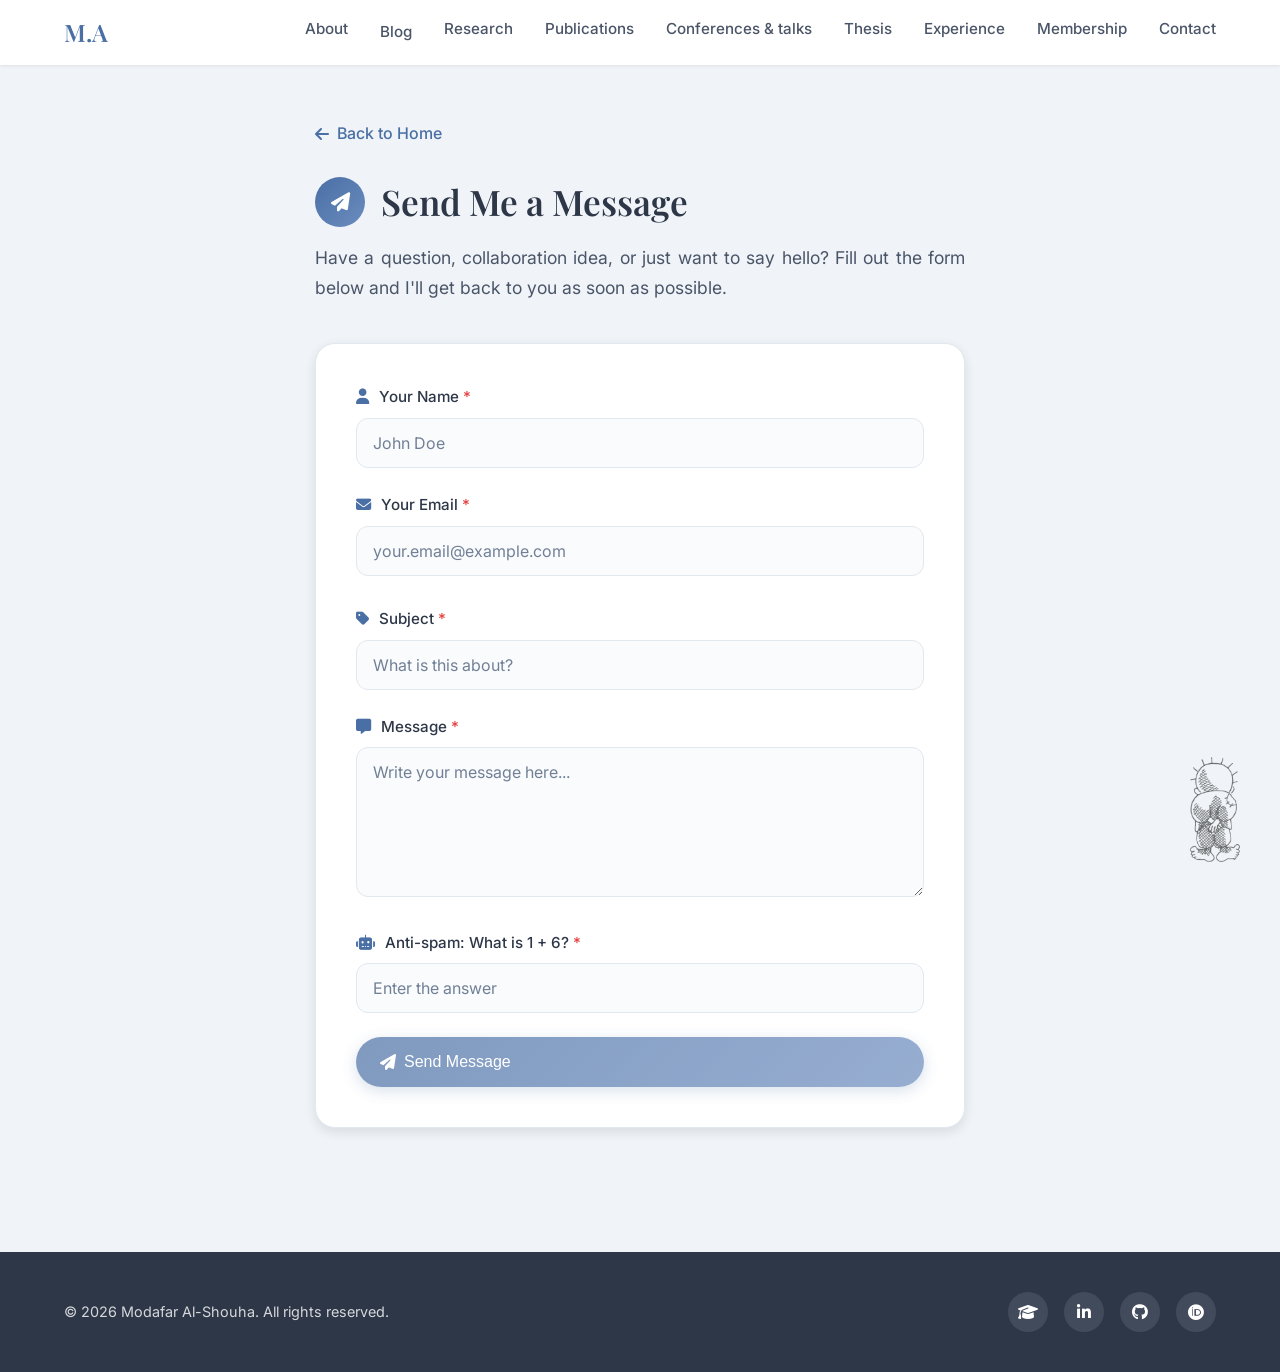
<file: contact.html>
<!DOCTYPE html>
<html lang="en">
<head>
    <meta charset="UTF-8">
    <meta name="viewport" content="width=device-width, initial-scale=1.0">
    <title>Contact | Modafar Al-Shouha</title>
    <meta name="description" content="Contact Modafar Al-Shouha — Ph.D. · AI & ML researcher (thesis defended), Computer Engineering. Agentic AI at Nokia; trustworthy AI & artificial consciousness. Budapest.">
    <link rel="canonical" href="https://modafarshouha.github.io/contact.html">
    <meta property="og:type" content="website">
    <meta property="og:title" content="Contact | Modafar Al-Shouha">
    <meta property="og:description" content="Get in touch with Modafar Al-Shouha — Ph.D. · AI & ML researcher (thesis defended), agentic AI at Nokia, trustworthy AI & artificial consciousness.">
    <meta property="og:url" content="https://modafarshouha.github.io/contact.html">
    <meta property="og:image" content="https://modafarshouha.github.io/assets/images/personal_photo.png">
    <meta property="og:image:alt" content="Modafar Al-Shouha">
    <meta name="twitter:card" content="summary_large_image">
    <meta name="twitter:title" content="Contact | Modafar Al-Shouha">
    <meta name="twitter:description" content="Contact Modafar Al-Shouha — Ph.D. · AI & ML researcher (thesis defended).">
    <meta name="twitter:image" content="https://modafarshouha.github.io/assets/images/personal_photo.png">
    <link rel="stylesheet" href="css/styles.css">
    <link rel="stylesheet" href="https://cdnjs.cloudflare.com/ajax/libs/font-awesome/6.5.1/css/all.min.css">
    <link href="https://fonts.googleapis.com/css2?family=Inter:wght@300;400;500;600;700&family=Playfair+Display:wght@400;500;600&display=swap" rel="stylesheet">
    <style>
        /* Honeypot field - hidden from humans, visible to bots */
        .hp-field {
            position: absolute;
            left: -9999px;
            top: -9999px;
            opacity: 0;
            height: 0;
            width: 0;
            z-index: -1;
        }
        .email-validation {
            font-size: 0.85rem;
            margin-top: 6px;
            display: flex;
            align-items: center;
            gap: 6px;
        }
        .email-validation.valid {
            color: #2e7d32;
        }
        .email-validation.invalid {
            color: #c62828;
        }
        .email-validation.checking {
            color: #1565c0;
        }
    </style>
</head>
<body>
    <!-- Navigation -->
    <nav class="navbar scrolled">
        <div class="nav-container">
            <a href="index.html" class="nav-logo">M.A</a>
            <ul class="nav-menu">
                <li><a href="index.html#about">About</a></li
                <li><a href="https://modafarshouha.github.io/sloth-blog" target="_blank">Blog</a></li>
                <li><a href="index.html#research">Research</a></li>
                <li><a href="index.html#publications">Publications</a></li>
                <li><a href="index.html#conferences">Conferences &amp; talks</a></li>
                <li><a href="index.html#thesis">Thesis</a></li>
                <li><a href="index.html#experience">Experience</a></li>
                <li><a href="index.html#membership">Membership</a></li>
                <li><a href="index.html#contact">Contact</a></li>
            </ul>
            <button class="nav-toggle" aria-label="Toggle menu">
                <i class="fas fa-bars"></i>
            </button>
        </div>
    </nav>

    <!-- Contact Form Section -->
    <section class="section contact-form-section">
        <div class="container">
            <div class="contact-form-wrapper">
                <a href="index.html" class="back-link">
                    <i class="fas fa-arrow-left"></i> Back to Home
                </a>
                <h1 class="contact-form-title">
                    <span class="title-icon"><i class="fas fa-paper-plane"></i></span>
                    Send Me a Message
                </h1>
                <p class="contact-form-intro">
                    Have a question, collaboration idea, or just want to say hello? 
                    Fill out the form below and I'll get back to you as soon as possible.
                </p>
                
                <form id="contact-form" class="contact-form" action="https://formspree.io/f/xkoqvqng" method="POST">
                    <!-- Formspree settings -->
                    <input type="hidden" name="_replyto" value="">
                    <input type="hidden" name="_next" value="">
                    <!-- Honeypot field for bot protection - bots fill this, humans don't see it -->
                    <input type="text" name="_gotcha" class="hp-field" tabindex="-1" autocomplete="off">
                    
                    <!-- Formspree honeypot -->
                    <input type="hidden" name="_subject" value="New message from website">
                    
                    <div class="form-group">
                        <label for="name">
                            <i class="fas fa-user"></i> Your Name <span class="required">*</span>
                        </label>
                        <input 
                            type="text" 
                            id="name" 
                            name="name" 
                            placeholder="John Doe"
                            minlength="2"
                            required
                        >
                    </div>

                    <div class="form-group">
                        <label for="email">
                            <i class="fas fa-envelope"></i> Your Email <span class="required">*</span>
                        </label>
                        <input 
                            type="email" 
                            id="email" 
                            name="email" 
                            placeholder="your.email@example.com"
                            required
                        >
                        <div id="email-status" class="email-validation"></div>
                    </div>
                    
                    <div class="form-group">
                        <label for="subject">
                            <i class="fas fa-tag"></i> Subject <span class="required">*</span>
                        </label>
                        <input 
                            type="text" 
                            id="subject" 
                            name="subject" 
                            placeholder="What is this about?"
                            minlength="3"
                            required
                        >
                    </div>
                    
                    <div class="form-group">
                        <label for="message">
                            <i class="fas fa-comment-alt"></i> Message <span class="required">*</span>
                        </label>
                        <textarea 
                            id="message" 
                            name="message" 
                            rows="6" 
                            placeholder="Write your message here..."
                            minlength="10"
                            required
                        ></textarea>
                    </div>

                    <!-- Anti-bot: Simple math question -->
                    <div class="form-group">
                        <label for="captcha">
                            <i class="fas fa-robot"></i> Anti-spam: What is <span id="math-question"></span>? <span class="required">*</span>
                        </label>
                        <input 
                            type="number" 
                            id="captcha" 
                            name="captcha" 
                            placeholder="Enter the answer"
                            required
                        >
                    </div>
                    
                    <button type="submit" class="btn btn-primary submit-btn" id="submit-btn" disabled>
                        <i class="fas fa-paper-plane"></i> Send Message
                    </button>
                </form>
                
                <div id="form-status" class="form-status"></div>
            </div>
        </div>
    </section>

    <!-- Handala Icon - Bottom Right -->
    <a href="https://en.wikipedia.org/wiki/Handala" target="_blank" class="handala-fixed" title="Handala - Symbol of Palestinian identity">
        <img src="assets/images/handala.png" alt="Handala">
    </a>

    <!-- Footer -->
    <footer class="footer">
        <div class="container">
            <div class="footer-content">
                <p>&copy; 2026 Modafar Al-Shouha. All rights reserved.</p>
                <div class="footer-social">
                    <a href="https://scholar.google.com/citations?user=A75rwHIAAAAJ&hl=de&oi=ao" target="_blank" title="Google Scholar">
                        <i class="fas fa-graduation-cap"></i>
                    </a>
                    <a href="https://www.linkedin.com/in/modafaralshouha/" target="_blank" title="LinkedIn">
                        <i class="fab fa-linkedin-in"></i>
                    </a>
                    <a href="https://github.com/modafarshouha" target="_blank" title="GitHub">
                        <i class="fab fa-github"></i>
                    </a>
                    <a href="https://orcid.org/0000-0003-2051-4036" target="_blank" title="ORCID">
                        <i class="fab fa-orcid"></i>
                    </a>
                </div>
            </div>
        </div>
    </footer>

    <script>
        // Mobile menu toggle
        const navToggle = document.querySelector('.nav-toggle');
        const navMenu = document.querySelector('.nav-menu');

        navToggle.addEventListener('click', () => {
            navMenu.classList.toggle('active');
        });

        // Close menu when clicking a link
        document.querySelectorAll('.nav-menu a').forEach(link => {
            link.addEventListener('click', () => {
                navMenu.classList.remove('active');
            });
        });

        // ===== Anti-bot: Math CAPTCHA =====
        let correctAnswer = 0;
        const mathQuestion = document.getElementById('math-question');
        const captchaInput = document.getElementById('captcha');
        const submitBtn = document.getElementById('submit-btn');

        function generateMathQuestion() {
            const num1 = Math.floor(Math.random() * 10) + 1;
            const num2 = Math.floor(Math.random() * 10) + 1;
            correctAnswer = num1 + num2;
            mathQuestion.textContent = `${num1} + ${num2}`;
        }
        generateMathQuestion();

        // ===== Email Validation =====
        const emailInput = document.getElementById('email');
        const emailStatus = document.getElementById('email-status');
        let emailValid = false;
        let debounceTimer;

        function validateEmailFormat(email) {
            const regex = /^[a-zA-Z0-9.!#$%&'*+/=?^_`{|}~-]+@[a-zA-Z0-9](?:[a-zA-Z0-9-]{0,61}[a-zA-Z0-9])?(?:\.[a-zA-Z0-9](?:[a-zA-Z0-9-]{0,61}[a-zA-Z0-9])?)*$/;
            return regex.test(email);
        }

        function validateEmailDomain(email) {
            const domain = email.split('@')[1];
            if (!domain) return false;
            
            // Common valid email domains
            const commonDomains = [
                'gmail.com', 'yahoo.com', 'hotmail.com', 'outlook.com', 'live.com',
                'icloud.com', 'me.com', 'mac.com', 'aol.com', 'protonmail.com',
                'mail.com', 'zoho.com', 'yandex.com', 'gmx.com', 'gmx.net',
                'edu', 'ac.uk', 'edu.au', 'ac.jp', 'edu.cn'
            ];
            
            // Check if it's a common domain or has valid TLD
            const hasValidTLD = /\.[a-z]{2,}$/i.test(domain);
            const isCommonDomain = commonDomains.some(d => domain.endsWith(d));
            const isEduDomain = /\.(edu|ac\.|university|uni\.)/.test(domain);
            
            return hasValidTLD && (isCommonDomain || isEduDomain || domain.split('.').length >= 2);
        }

        async function checkEmailExists(email) {
            emailStatus.className = 'email-validation checking';
            emailStatus.innerHTML = '<i class="fas fa-spinner fa-spin"></i> Validating email...';
            
            // Basic format check
            if (!validateEmailFormat(email)) {
                emailStatus.className = 'email-validation invalid';
                emailStatus.innerHTML = '<i class="fas fa-times-circle"></i> Invalid email format';
                emailValid = false;
                updateSubmitButton();
                return;
            }

            // Domain validation
            if (!validateEmailDomain(email)) {
                emailStatus.className = 'email-validation invalid';
                emailStatus.innerHTML = '<i class="fas fa-times-circle"></i> Please use a valid email domain';
                emailValid = false;
                updateSubmitButton();
                return;
            }

            // Check for disposable/temporary email domains
            const disposableDomains = [
                'tempmail.com', 'throwaway.com', 'guerrillamail.com', 'mailinator.com',
                '10minutemail.com', 'temp-mail.org', 'fakeinbox.com', 'trashmail.com',
                'getnada.com', 'mohmal.com', 'tempail.com', 'dispostable.com'
            ];
            
            const domain = email.split('@')[1].toLowerCase();
            if (disposableDomains.some(d => domain.includes(d))) {
                emailStatus.className = 'email-validation invalid';
                emailStatus.innerHTML = '<i class="fas fa-times-circle"></i> Temporary emails are not allowed';
                emailValid = false;
                updateSubmitButton();
                return;
            }

            // Email looks valid
            emailStatus.className = 'email-validation valid';
            emailStatus.innerHTML = '<i class="fas fa-check-circle"></i> Email looks valid';
            emailValid = true;
            updateSubmitButton();
        }

        emailInput.addEventListener('input', (e) => {
            clearTimeout(debounceTimer);
            const email = e.target.value.trim();
            
            if (email.length < 5) {
                emailStatus.innerHTML = '';
                emailValid = false;
                updateSubmitButton();
                return;
            }
            
            debounceTimer = setTimeout(() => {
                checkEmailExists(email);
            }, 500);
        });

        // ===== Update Submit Button State =====
        function updateSubmitButton() {
            const captchaCorrect = parseInt(captchaInput.value) === correctAnswer;
            submitBtn.disabled = !(emailValid && captchaCorrect);
        }

        captchaInput.addEventListener('input', updateSubmitButton);

        // ===== Form Submission =====
        const form = document.getElementById('contact-form');
        const formStatus = document.getElementById('form-status');

        form.addEventListener('submit', async (e) => {
            e.preventDefault();
            
            // Check honeypot (bot protection)
            const honeypot = form.querySelector('input[name="_gotcha"]');
            if (honeypot && honeypot.value) {
                formStatus.innerHTML = '<div class="status-error"><i class="fas fa-robot"></i> Bot detected. Submission blocked.</div>';
                return;
            }

            // Verify CAPTCHA
            if (parseInt(captchaInput.value) !== correctAnswer) {
                formStatus.innerHTML = '<div class="status-error"><i class="fas fa-times-circle"></i> Incorrect answer. Please solve the math question.</div>';
                generateMathQuestion();
                captchaInput.value = '';
                return;
            }

            // Verify email
            if (!emailValid) {
                formStatus.innerHTML = '<div class="status-error"><i class="fas fa-times-circle"></i> Please enter a valid email address.</div>';
                return;
            }
            
            const originalText = submitBtn.innerHTML;
            submitBtn.innerHTML = '<i class="fas fa-spinner fa-spin"></i> Sending...';
            submitBtn.disabled = true;

            try {
                const formData = new FormData(form);
                // Remove captcha from submission
                formData.delete('captcha');
                
                const response = await fetch(form.action, {
                    method: 'POST',
                    body: formData,
                    headers: {
                        'Accept': 'application/json'
                    }
                });

                if (response.ok) {
                    formStatus.innerHTML = '<div class="status-success"><i class="fas fa-check-circle"></i> Thank you! Your message has been sent successfully. I\'ll get back to you soon.</div>';
                    form.reset();
                    emailStatus.innerHTML = '';
                    emailValid = false;
                    generateMathQuestion();
                } else {
                    throw new Error('Form submission failed');
                }
            } catch (error) {
                formStatus.innerHTML = '<div class="status-error"><i class="fas fa-exclamation-circle"></i> Oops! Something went wrong. Please try again or contact me through LinkedIn.</div>';
            }

            submitBtn.innerHTML = originalText;
            submitBtn.disabled = true;
        });
    </script>
</body>
</html>
</file>
<file: css/styles.css>
/* ===== CSS Variables - Calm Theme ===== */
:root {
    --primary-color: #4a6fa5;
    --primary-light: #6b8cbe;
    --primary-dark: #3a5a8a;
    --secondary-color: #7eb8a2;
    --accent-color: #e8b86d;
    --text-primary: #2d3748;
    --text-secondary: #4a5568;
    --text-light: #718096;
    --bg-primary: #fafbfc;
    --bg-secondary: #f0f4f8;
    --bg-card: #ffffff;
    --border-color: #e2e8f0;
    --shadow-sm: 0 1px 3px rgba(0, 0, 0, 0.08);
    --shadow-md: 0 4px 12px rgba(0, 0, 0, 0.1);
    --shadow-lg: 0 10px 40px rgba(0, 0, 0, 0.12);
    --gradient-primary: linear-gradient(135deg, #4a6fa5 0%, #6b8cbe 100%);
    --gradient-hero: linear-gradient(135deg, #f0f4f8 0%, #e8eef5 50%, #f5f7fa 100%);
    --transition-fast: 0.2s ease;
    --transition-normal: 0.3s ease;
    --border-radius: 12px;
    --border-radius-lg: 20px;
}

/* ===== Reset & Base ===== */
*, *::before, *::after {
    margin: 0;
    padding: 0;
    box-sizing: border-box;
}

html {
    scroll-behavior: smooth;
}

body {
    font-family: 'Inter', -apple-system, BlinkMacSystemFont, 'Segoe UI', Roboto, sans-serif;
    font-size: 16px;
    line-height: 1.7;
    color: var(--text-primary);
    background-color: var(--bg-primary);
    overflow-x: hidden;
}

h1, h2, h3, h4, h5, h6 {
    font-family: 'Playfair Display', Georgia, serif;
    font-weight: 600;
    line-height: 1.3;
}

a {
    text-decoration: none;
    color: inherit;
    transition: var(--transition-fast);
}

img {
    max-width: 100%;
    height: auto;
}

.container {
    max-width: 1200px;
    margin: 0 auto;
    padding: 0 24px;
}

/* ===== Navigation ===== */
.navbar {
    position: fixed;
    top: 0;
    left: 0;
    right: 0;
    z-index: 1000;
    padding: 16px 0;
    transition: var(--transition-normal);
    background: transparent;
}

.navbar.scrolled {
    background: rgba(255, 255, 255, 0.95);
    backdrop-filter: blur(10px);
    box-shadow: var(--shadow-sm);
    padding: 12px 0;
}

.nav-container {
    max-width: 1200px;
    margin: 0 auto;
    padding: 0 24px;
    display: flex;
    justify-content: space-between;
    align-items: center;
}

.nav-logo {
    font-family: 'Playfair Display', serif;
    font-size: 1.5rem;
    font-weight: 600;
    color: var(--primary-color);
}

.nav-menu {
    display: flex;
    list-style: none;
    gap: 32px;
}

.nav-menu a {
    font-size: 0.95rem;
    font-weight: 500;
    color: var(--text-secondary);
    position: relative;
    padding: 4px 0;
}

.nav-menu a::after {
    content: '';
    position: absolute;
    bottom: 0;
    left: 0;
    width: 0;
    height: 2px;
    background: var(--primary-color);
    transition: var(--transition-fast);
}

.nav-menu a:hover {
    color: var(--primary-color);
}

.nav-menu a:hover::after {
    width: 100%;
}

.nav-toggle {
    display: none;
    background: none;
    border: none;
    font-size: 1.5rem;
    color: var(--text-primary);
    cursor: pointer;
}

/* ===== Hero Section ===== */
.hero {
    min-height: 100vh;
    display: flex;
    flex-direction: column;
    justify-content: center;
    align-items: center;
    background: var(--gradient-hero);
    padding: 100px 24px 60px;
    position: relative;
}

.hero-content {
    max-width: 1200px;
    width: 100%;
    display: grid;
    grid-template-columns: 1fr 1fr;
    gap: 60px;
    align-items: center;
}

.hero-greeting {
    font-size: 1.1rem;
    color: var(--primary-color);
    font-weight: 500;
    margin-bottom: 8px;
}

.hero-name {
    font-size: 3.5rem;
    color: var(--text-primary);
    margin-bottom: 16px;
    background: var(--gradient-primary);
    -webkit-background-clip: text;
    -webkit-text-fill-color: transparent;
    background-clip: text;
}

.hero-title {
    font-size: 1.1rem;
    color: var(--text-secondary);
    margin-bottom: 20px;
    display: flex;
    flex-wrap: wrap;
    align-items: center;
    gap: 8px;
}

.hero-title-part {
    display: inline-flex;
    align-items: center;
    gap: 0.4rem;
    white-space: nowrap;
}

.hero-title i {
    color: var(--primary-color);
}

.separator {
    color: var(--border-color);
}

.hero-description {
    font-size: 1.1rem;
    color: var(--text-secondary);
    margin-bottom: 16px;
    max-width: 540px;
    text-align: justify;
}

.hero-location {
    font-size: 0.95rem;
    color: var(--text-light);
    margin-bottom: 28px;
}

.hero-location i {
    color: var(--secondary-color);
    margin-right: 6px;
}

.hero-buttons {
    display: flex;
    gap: 16px;
    margin-bottom: 32px;
}

.btn {
    display: inline-flex;
    align-items: center;
    gap: 8px;
    padding: 14px 28px;
    border-radius: 50px;
    font-size: 0.95rem;
    font-weight: 500;
    cursor: pointer;
    transition: var(--transition-normal);
    border: none;
}

.btn-primary {
    background: var(--gradient-primary);
    color: white;
    box-shadow: 0 4px 15px rgba(74, 111, 165, 0.3);
}

.btn-primary:hover {
    transform: translateY(-2px);
    box-shadow: 0 6px 20px rgba(74, 111, 165, 0.4);
}

.btn-secondary {
    background: var(--bg-card);
    color: var(--primary-color);
    border: 2px solid var(--border-color);
}

.btn-secondary:hover {
    border-color: var(--primary-color);
    background: var(--bg-secondary);
}

.hero-social {
    display: flex;
    gap: 16px;
}

.hero-social a {
    width: 44px;
    height: 44px;
    display: flex;
    align-items: center;
    justify-content: center;
    background: var(--bg-card);
    border-radius: 50%;
    color: var(--text-secondary);
    font-size: 1.1rem;
    box-shadow: var(--shadow-sm);
    transition: var(--transition-normal);
}

.hero-social a:hover {
    background: var(--primary-color);
    color: white;
    transform: translateY(-3px);
    box-shadow: var(--shadow-md);
}

.hero-visual {
    display: flex;
    justify-content: center;
    align-items: center;
}

.avatar-container {
    position: relative;
}

.profile-photo {
    width: 280px;
    height: 380px;
    border-radius: 20px;
    object-fit: cover;
    object-position: center top;
    box-shadow: var(--shadow-lg);
    border: 4px solid var(--bg-card);
}

.scroll-indicator {
    position: absolute;
    bottom: 30px;
    left: 50%;
    transform: translateX(-50%);
    animation: bounce 2s infinite;
    color: var(--text-light);
    font-size: 1.5rem;
}

@keyframes bounce {
    0%, 20%, 50%, 80%, 100% { transform: translateX(-50%) translateY(0); }
    40% { transform: translateX(-50%) translateY(-10px); }
    60% { transform: translateX(-50%) translateY(-5px); }
}

/* ===== Section Styles ===== */
.section {
    padding: 100px 0;
}

.section:nth-child(even) {
    background: var(--bg-secondary);
}

.section-title {
    font-size: 2.2rem;
    color: var(--text-primary);
    text-align: center;
    margin-bottom: 60px;
    display: flex;
    align-items: center;
    justify-content: center;
    gap: 16px;
}

.title-icon {
    width: 50px;
    height: 50px;
    display: flex;
    align-items: center;
    justify-content: center;
    background: var(--gradient-primary);
    border-radius: 50%;
    color: white;
    font-size: 1.2rem;
}

/* ===== About Section ===== */
.about-content {
    display: grid;
    grid-template-columns: 1fr 1fr;
    gap: 60px;
}

.about-text p {
    margin-bottom: 20px;
    color: var(--text-secondary);
    text-align: justify;
}

.about-text strong {
    color: var(--text-primary);
}

.about-text em {
    color: var(--primary-color);
    font-style: normal;
    font-weight: 500;
}

.skills-container h3 {
    font-family: 'Inter', sans-serif;
    font-size: 1.1rem;
    font-weight: 600;
    color: var(--text-primary);
    margin-bottom: 20px;
    display: flex;
    align-items: center;
    gap: 10px;
}

.skills-container h3 i {
    color: var(--primary-color);
}

.skills-grid {
    margin-bottom: 32px;
}

.skill-category {
    margin-bottom: 20px;
}

.skill-category h4 {
    font-family: 'Inter', sans-serif;
    font-size: 0.85rem;
    font-weight: 600;
    color: var(--text-light);
    text-transform: uppercase;
    letter-spacing: 0.5px;
    margin-bottom: 10px;
}

.skill-tags {
    display: flex;
    flex-wrap: wrap;
    gap: 8px;
}

.skill-tag {
    padding: 6px 14px;
    background: var(--bg-card);
    border: 1px solid var(--border-color);
    border-radius: 20px;
    font-size: 0.85rem;
    color: var(--text-secondary);
    transition: var(--transition-fast);
}

.skill-tag:hover {
    border-color: var(--primary-color);
    color: var(--primary-color);
}

.languages-list {
    display: flex;
    flex-direction: column;
    gap: 12px;
}

.language-item {
    display: flex;
    justify-content: space-between;
    align-items: center;
    padding: 12px 16px;
    background: var(--bg-card);
    border-radius: var(--border-radius);
    border: 1px solid var(--border-color);
}

.lang-name {
    font-weight: 500;
    color: var(--text-primary);
}

.lang-level {
    font-size: 0.8rem;
    padding: 4px 12px;
    border-radius: 20px;
    font-weight: 500;
}

.lang-level.native {
    background: #e8f5e9;
    color: #2e7d32;
}

.lang-level.proficient {
    background: #e3f2fd;
    color: #1565c0;
}

.lang-level.basic {
    background: #fff3e0;
    color: #ef6c00;
}

/* ===== Research Section ===== */
.research-highlight {
    margin-bottom: 60px;
}

.research-card {
    background: var(--bg-card);
    border-radius: var(--border-radius-lg);
    padding: 40px;
    box-shadow: var(--shadow-md);
    border: 1px solid var(--border-color);
}

.research-card.featured {
    border-left: 4px solid var(--primary-color);
}

.research-badge {
    display: inline-flex;
    align-items: center;
    gap: 8px;
    padding: 6px 14px;
    background: var(--gradient-primary);
    color: white;
    border-radius: 20px;
    font-size: 0.85rem;
    font-weight: 500;
    margin-bottom: 20px;
}

.research-card h3 {
    font-size: 1.8rem;
    color: var(--text-primary);
    margin-bottom: 8px;
}

.research-subtitle {
    font-size: 1.1rem;
    color: var(--primary-color);
    margin-bottom: 24px;
    font-style: italic;
}

.research-description p {
    color: var(--text-secondary);
    margin-bottom: 16px;
    text-align: justify;
}

.research-points {
    list-style: none;
    margin: 20px 0;
    padding-left: 0;
}

.research-points li {
    display: flex;
    align-items: center;
    gap: 12px;
    padding: 8px 0;
    color: var(--text-secondary);
}

.research-points li i {
    color: var(--secondary-color);
    font-size: 1rem;
}

.research-areas h3 {
    font-family: 'Inter', sans-serif;
    font-size: 1.3rem;
    font-weight: 600;
    color: var(--text-primary);
    margin-bottom: 30px;
    display: flex;
    align-items: center;
    gap: 12px;
}

.research-areas h3 i {
    color: var(--primary-color);
}

.areas-grid {
    display: grid;
    grid-template-columns: repeat(3, 1fr);
    gap: 16px;
}

.area-card {
    background: var(--bg-card);
    padding: 20px 18px;
    border-radius: var(--border-radius);
    text-align: center;
    border: 1px solid var(--border-color);
    transition: var(--transition-normal);
    opacity: 0;
    transform: translateY(20px);
    display: flex;
    flex-direction: column;
    align-items: center;
    min-height: 200px;
}

.area-card.animate-in {
    opacity: 1;
    transform: translateY(0);
}

.area-card:hover {
    transform: translateY(-5px);
    box-shadow: var(--shadow-md);
    border-color: var(--primary-light);
}

.area-card i {
    font-size: 2.5rem;
    color: var(--primary-color);
    margin-bottom: 10px;
    flex-shrink: 0;
}

.area-card h4 {
    font-family: 'Inter', sans-serif;
    font-size: 1rem;
    font-weight: 600;
    color: var(--text-primary);
    margin-bottom: 10px;
    flex-shrink: 0;
}

.area-card p {
    font-size: 0.9rem;
    color: var(--text-light);
    flex-grow: 1;
    display: flex;
    align-items: flex-start;
}

/* ===== Publications Section ===== */
.publications-list {
    max-width: 800px;
    margin: 0 auto 40px;
}

.publication-item {
    display: flex;
    gap: 14px;
    padding: 16px 18px;
    background: var(--bg-card);
    border-radius: var(--border-radius);
    margin-bottom: 10px;
    border: 1px solid var(--border-color);
    transition: var(--transition-normal);
    opacity: 0;
    transform: translateX(-20px);
}

.publication-item.animate-in {
    opacity: 1;
    transform: translateX(0);
}

.publication-item:hover {
    box-shadow: var(--shadow-md);
    border-color: var(--primary-light);
}

.pub-icon {
    width: 40px;
    height: 40px;
    display: flex;
    align-items: center;
    justify-content: center;
    background: var(--bg-secondary);
    border-radius: var(--border-radius);
    color: var(--primary-color);
    font-size: 1.1rem;
    flex-shrink: 0;
}

.pub-content h4 {
    font-family: 'Inter', sans-serif;
    font-size: 1.05rem;
    font-weight: 600;
    color: var(--text-primary);
    margin-bottom: 6px;
}

.pub-content h4 a {
    color: inherit;
    text-decoration: none;
    transition: color 0.2s ease;
}

.pub-content h4 a:hover {
    color: var(--primary-color);
    text-decoration: underline;
}

.pub-venue {
    font-size: 0.9rem;
    color: var(--text-light);
    margin-bottom: 10px;
}

.pub-link, .pub-links a {
    display: inline-flex;
    align-items: center;
    gap: 6px;
    font-size: 0.85rem;
    color: var(--primary-color);
    font-weight: 500;
}

.pub-link:hover, .pub-links a:hover {
    color: var(--primary-dark);
}

.pub-links {
    display: flex;
    gap: 16px;
}

.publications-cta,
.conferences-cta {
    text-align: center;
}

/* Collapsible conference items */
.conf-hidden {
    max-height: 0;
    overflow: hidden;
    opacity: 0;
    margin: 0 !important;
    padding-top: 0 !important;
    padding-bottom: 0 !important;
    border: none !important;
    transition: max-height 0.4s ease, opacity 0.4s ease, margin 0.3s ease, padding 0.3s ease;
}

.conf-hidden.conf-visible {
    max-height: 200px;
    opacity: 1;
    margin-bottom: 10px !important;
    padding: 16px 18px !important;
    border: 1px solid var(--border-color) !important;
}

/* ===== Experience Section ===== */
.timeline-container {
    max-width: 800px;
    margin: 0 auto;
}

.timeline {
    position: relative;
    padding-left: 40px;
}

.timeline::before {
    content: '';
    position: absolute;
    left: 15px;
    top: 0;
    bottom: 0;
    width: 2px;
    background: var(--border-color);
}

.timeline-item {
    position: relative;
    margin-bottom: 32px;
    opacity: 0;
    transform: translateY(20px);
}

.timeline-item.animate-in {
    opacity: 1;
    transform: translateY(0);
}

.timeline-marker {
    position: absolute;
    left: -33px;
    top: 8px;
    width: 16px;
    height: 16px;
    border-radius: 50%;
    border: 3px solid;
    background: var(--bg-primary);
}

.timeline-marker.work {
    border-color: var(--primary-color);
}

.timeline-marker.education {
    border-color: var(--secondary-color);
}

.timeline-content {
    background: var(--bg-card);
    padding: 16px 18px;
    border-radius: var(--border-radius);
    border: 1px solid var(--border-color);
    transition: var(--transition-normal);
}

.timeline-content:hover {
    box-shadow: var(--shadow-md);
}

.timeline-badge {
    display: inline-flex;
    align-items: center;
    gap: 6px;
    padding: 4px 12px;
    border-radius: 20px;
    font-size: 0.75rem;
    font-weight: 600;
    text-transform: uppercase;
    letter-spacing: 0.5px;
    margin-bottom: 12px;
}

.timeline-badge.work {
    background: #e3f2fd;
    color: #1565c0;
}

.timeline-badge.education {
    background: #e8f5e9;
    color: #2e7d32;
}

.timeline-content h4 {
    font-family: 'Inter', sans-serif;
    font-size: 1.15rem;
    font-weight: 600;
    color: var(--text-primary);
    margin-bottom: 6px;
}

.timeline-company {
    font-weight: 500;
    color: var(--primary-color);
    margin-bottom: 8px;
}

.timeline-period, .timeline-location {
    font-size: 0.9rem;
    color: var(--text-light);
    margin-bottom: 4px;
}

.timeline-period i, .timeline-location i {
    margin-right: 6px;
    width: 16px;
}

.timeline-desc {
    margin-top: 12px;
    color: var(--text-secondary);
    font-size: 0.95rem;
}

/* ===== Contact Section ===== */
.contact-content {
    max-width: 700px;
    margin: 0 auto;
    text-align: center;
}

.contact-intro {
    font-size: 1.15rem;
    color: var(--text-secondary);
    margin-bottom: 40px;
}

.contact-cards {
    display: grid;
    grid-template-columns: repeat(3, 1fr);
    gap: 14px;
    margin-bottom: 28px;
}

.contact-card {
    display: flex;
    flex-direction: column;
    align-items: center;
    justify-content: center;
    gap: 10px;
    padding: 18px 16px;
    min-height: 100px;
    background: var(--bg-card);
    border-radius: var(--border-radius);
    border: 1px solid var(--border-color);
    transition: var(--transition-normal);
    opacity: 0;
    transform: translateY(20px);
    text-align: center;
}

.contact-card.animate-in {
    opacity: 1;
    transform: translateY(0);
}

.contact-card:hover {
    border-color: var(--primary-color);
    box-shadow: var(--shadow-md);
    transform: translateY(-3px);
}

.contact-card i {
    font-size: 1.8rem;
    color: var(--primary-color);
}

.contact-card span {
    font-weight: 500;
    color: var(--text-primary);
    font-size: 0.9rem;
}

.contact-location {
    display: flex;
    align-items: center;
    justify-content: center;
    gap: 10px;
    color: var(--text-light);
    font-size: 1rem;
}

.contact-location i {
    color: var(--secondary-color);
}

/* ===== Footer ===== */
.footer {
    background: var(--text-primary);
    color: white;
    padding: 40px 0;
}

.footer-content {
    display: flex;
    justify-content: space-between;
    align-items: center;
}

.footer-content p {
    font-size: 0.9rem;
    opacity: 0.8;
}

.footer-social {
    display: flex;
    gap: 16px;
}

.footer-social a {
    width: 40px;
    height: 40px;
    display: flex;
    align-items: center;
    justify-content: center;
    background: rgba(255, 255, 255, 0.1);
    border-radius: 50%;
    color: white;
    transition: var(--transition-fast);
}

.footer-social a:hover {
    background: var(--primary-color);
    transform: translateY(-2px);
}

/* ===== Handala Fixed Icon ===== */
.handala-fixed {
    position: fixed;
    bottom: 30px;
    right: 30px;
    width: 70px;
    height: auto;
    opacity: 0.6;
    transition: var(--transition-normal);
    z-index: 100;
    cursor: pointer;
}

.handala-fixed:hover {
    opacity: 0.85;
    transform: scale(1.05);
}

.handala-fixed img {
    width: 100%;
    height: auto;
}

/* ===== Responsive Design ===== */
@media (max-width: 1024px) {
    .hero-content {
        grid-template-columns: 1fr;
        text-align: center;
        gap: 40px;
    }

    .hero-text {
        order: 2;
    }

    .hero-visual {
        order: 1;
    }

    .hero-title {
        justify-content: center;
    }

    .hero-description {
        margin: 0 auto 16px;
    }

    .hero-buttons {
        justify-content: center;
    }

    .hero-social {
        justify-content: center;
    }

    .profile-photo {
        width: 220px;
        height: 300px;
    }

    .about-content {
        grid-template-columns: 1fr;
        gap: 40px;
    }

    .areas-grid {
        grid-template-columns: repeat(2, 1fr);
    }

    .area-card {
        min-height: 180px;
    }
}

@media (max-width: 768px) {
    .nav-menu {
        position: fixed;
        top: 0;
        right: -100%;
        width: 70%;
        height: 100vh;
        background: var(--bg-card);
        flex-direction: column;
        justify-content: center;
        align-items: center;
        gap: 32px;
        transition: var(--transition-normal);
        box-shadow: var(--shadow-lg);
    }

    .nav-menu.active {
        right: 0;
    }

    .nav-toggle {
        display: block;
        z-index: 1001;
    }

    .hero-name {
        font-size: 2.5rem;
    }

    .hero-title {
        flex-direction: column;
        gap: 8px;
    }

    .separator {
        display: none;
    }

    .section {
        padding: 70px 0;
    }

    .section-title {
        font-size: 1.8rem;
        margin-bottom: 40px;
    }

    .areas-grid {
        grid-template-columns: 1fr;
    }

    .contact-cards {
        grid-template-columns: repeat(2, 1fr);
    }

    .footer-content {
        flex-direction: column;
        gap: 16px;
        text-align: center;
    }

    .handala-fixed {
        width: 55px;
        bottom: 20px;
        right: 20px;
    }

    .publication-item {
        flex-direction: column;
        text-align: center;
    }

    .pub-icon {
        margin: 0 auto;
    }

    .pub-links {
        justify-content: center;
    }
}

@media (max-width: 480px) {
    .hero-name {
        font-size: 2rem;
    }

    .hero-buttons {
        flex-direction: column;
    }

    .btn {
        width: 100%;
        justify-content: center;
    }

    .profile-photo {
        width: 200px;
        height: 270px;
    }

    .timeline {
        padding-left: 30px;
    }

    .timeline::before {
        left: 10px;
    }

    .timeline-marker {
        left: -28px;
    }

    .timeline-content {
        padding: 20px;
    }

    .contact-cards {
        grid-template-columns: 1fr;
    }
}

/* ===== Animation Classes ===== */
.animate-in {
    animation: fadeInUp 0.6s ease forwards;
}

@keyframes fadeInUp {
    from {
        opacity: 0;
        transform: translateY(20px);
    }
    to {
        opacity: 1;
        transform: translateY(0);
    }
}

/* Staggered animations */
.timeline-item:nth-child(1) { transition-delay: 0.1s; }
.timeline-item:nth-child(2) { transition-delay: 0.2s; }
.timeline-item:nth-child(3) { transition-delay: 0.3s; }
.timeline-item:nth-child(4) { transition-delay: 0.4s; }
.timeline-item:nth-child(5) { transition-delay: 0.5s; }
.timeline-item:nth-child(6) { transition-delay: 0.6s; }

.publication-item:nth-child(1) { transition-delay: 0.1s; }
.publication-item:nth-child(2) { transition-delay: 0.2s; }
.publication-item:nth-child(3) { transition-delay: 0.3s; }
.publication-item:nth-child(4) { transition-delay: 0.4s; }
.publication-item:nth-child(5) { transition-delay: 0.5s; }
.publication-item:nth-child(6) { transition-delay: 0.6s; }
.publication-item:nth-child(7) { transition-delay: 0.1s; }
.publication-item:nth-child(8) { transition-delay: 0.15s; }
.publication-item:nth-child(9) { transition-delay: 0.2s; }
.publication-item:nth-child(10) { transition-delay: 0.25s; }
.publication-item:nth-child(11) { transition-delay: 0.3s; }
.publication-item:nth-child(12) { transition-delay: 0.35s; }
.publication-item:nth-child(13) { transition-delay: 0.4s; }

.area-card:nth-child(1) { transition-delay: 0.1s; }
.area-card:nth-child(2) { transition-delay: 0.2s; }
.area-card:nth-child(3) { transition-delay: 0.3s; }
.area-card:nth-child(4) { transition-delay: 0.4s; }
.area-card:nth-child(5) { transition-delay: 0.5s; }
.area-card:nth-child(6) { transition-delay: 0.6s; }

.contact-card:nth-child(1) { transition-delay: 0.1s; }
.contact-card:nth-child(2) { transition-delay: 0.2s; }
.contact-card:nth-child(3) { transition-delay: 0.3s; }
.contact-card:nth-child(4) { transition-delay: 0.4s; }
.contact-card:nth-child(5) { transition-delay: 0.5s; }
.contact-card:nth-child(6) { transition-delay: 0.6s; }

/* ===== PhD Thesis Section ===== */
.thesis-content {
    max-width: 900px;
    margin: 0 auto;
}

.thesis-card {
    background: var(--bg-card);
    border-radius: var(--border-radius-lg);
    padding: 28px;
    box-shadow: var(--shadow-md);
    border: 1px solid var(--border-color);
    border-top: 4px solid var(--primary-color);
}

.thesis-card h3 {
    font-size: 1.5rem;
    color: var(--text-primary);
    margin-bottom: 24px;
    line-height: 1.4;
    text-align: center;
}

.thesis-abstract p {
    color: var(--text-secondary);
    margin-bottom: 20px;
    text-align: justify;
}

.thesis-abstract h4 {
    font-family: 'Inter', sans-serif;
    font-size: 1.1rem;
    font-weight: 600;
    color: var(--primary-color);
    margin: 28px 0 16px;
    display: flex;
    align-items: center;
    gap: 10px;
}

.thesis-abstract h4 i {
    font-size: 1rem;
}

.thesis-links {
    display: flex;
    justify-content: center;
    gap: 20px;
    margin-top: 32px;
    padding-top: 24px;
    border-top: 1px solid var(--border-color);
}

.thesis-link {
    display: inline-flex;
    align-items: center;
    gap: 8px;
    padding: 12px 24px;
    background: var(--bg-secondary);
    border-radius: 50px;
    color: var(--primary-color);
    font-weight: 500;
    font-size: 0.95rem;
    transition: var(--transition-normal);
}

.thesis-link:hover {
    background: var(--primary-color);
    color: white;
    transform: translateY(-2px);
    box-shadow: var(--shadow-md);
}

@media (max-width: 768px) {
    .thesis-card {
        padding: 20px;
    }

    .thesis-card h3 {
        font-size: 1.25rem;
    }

    .thesis-links {
        flex-direction: column;
        align-items: center;
    }

    .thesis-link {
        width: 100%;
        justify-content: center;
    }
}

/* ===== Contact Form Page ===== */
.contact-form-section {
    padding-top: 120px;
    min-height: 100vh;
}

.contact-form-wrapper {
    max-width: 650px;
    margin: 0 auto;
}

.back-link {
    display: inline-flex;
    align-items: center;
    gap: 8px;
    color: var(--primary-color);
    font-weight: 500;
    margin-bottom: 30px;
    transition: var(--transition-fast);
}

.back-link:hover {
    color: var(--primary-dark);
    gap: 12px;
}

.contact-form-title {
    font-size: 2.2rem;
    color: var(--text-primary);
    margin-bottom: 16px;
    display: flex;
    align-items: center;
    gap: 16px;
}

.contact-form-intro {
    color: var(--text-secondary);
    font-size: 1.1rem;
    margin-bottom: 40px;
    text-align: justify;
}

.contact-form {
    background: var(--bg-card);
    padding: 40px;
    border-radius: var(--border-radius-lg);
    box-shadow: var(--shadow-md);
    border: 1px solid var(--border-color);
}

.form-group {
    margin-bottom: 24px;
}

.form-group label {
    display: block;
    font-weight: 500;
    color: var(--text-primary);
    margin-bottom: 8px;
    font-size: 0.95rem;
}

.form-group label i {
    color: var(--primary-color);
    margin-right: 6px;
}

.form-group .required {
    color: #e53e3e;
}

.form-group input,
.form-group textarea {
    width: 100%;
    padding: 14px 16px;
    font-size: 1rem;
    font-family: 'Inter', sans-serif;
    border: 1px solid var(--border-color);
    border-radius: var(--border-radius);
    background: var(--bg-primary);
    color: var(--text-primary);
    transition: var(--transition-fast);
}

.form-group input:focus,
.form-group textarea:focus {
    outline: none;
    border-color: var(--primary-color);
    box-shadow: 0 0 0 3px rgba(74, 111, 165, 0.15);
}

.form-group input::placeholder,
.form-group textarea::placeholder {
    color: var(--text-light);
}

.form-group textarea {
    resize: vertical;
    min-height: 150px;
}

.submit-btn {
    width: 100%;
    padding: 16px 24px;
    font-size: 1rem;
    cursor: pointer;
}

.submit-btn:disabled {
    opacity: 0.7;
    cursor: not-allowed;
}

.form-status {
    margin-top: 24px;
}

.status-success {
    padding: 16px 20px;
    background: #e8f5e9;
    color: #2e7d32;
    border-radius: var(--border-radius);
    display: flex;
    align-items: center;
    gap: 10px;
    font-weight: 500;
}

.status-error {
    padding: 16px 20px;
    background: #ffebee;
    color: #c62828;
    border-radius: var(--border-radius);
    display: flex;
    align-items: center;
    gap: 10px;
    font-weight: 500;
}

@media (max-width: 768px) {
    .contact-form-section {
        padding-top: 100px;
    }

    .contact-form-title {
        font-size: 1.6rem;
        flex-direction: column;
        text-align: center;
    }

    .contact-form {
        padding: 24px;
    }

    .contact-form-intro {
        text-align: center;
    }
}
</file>
